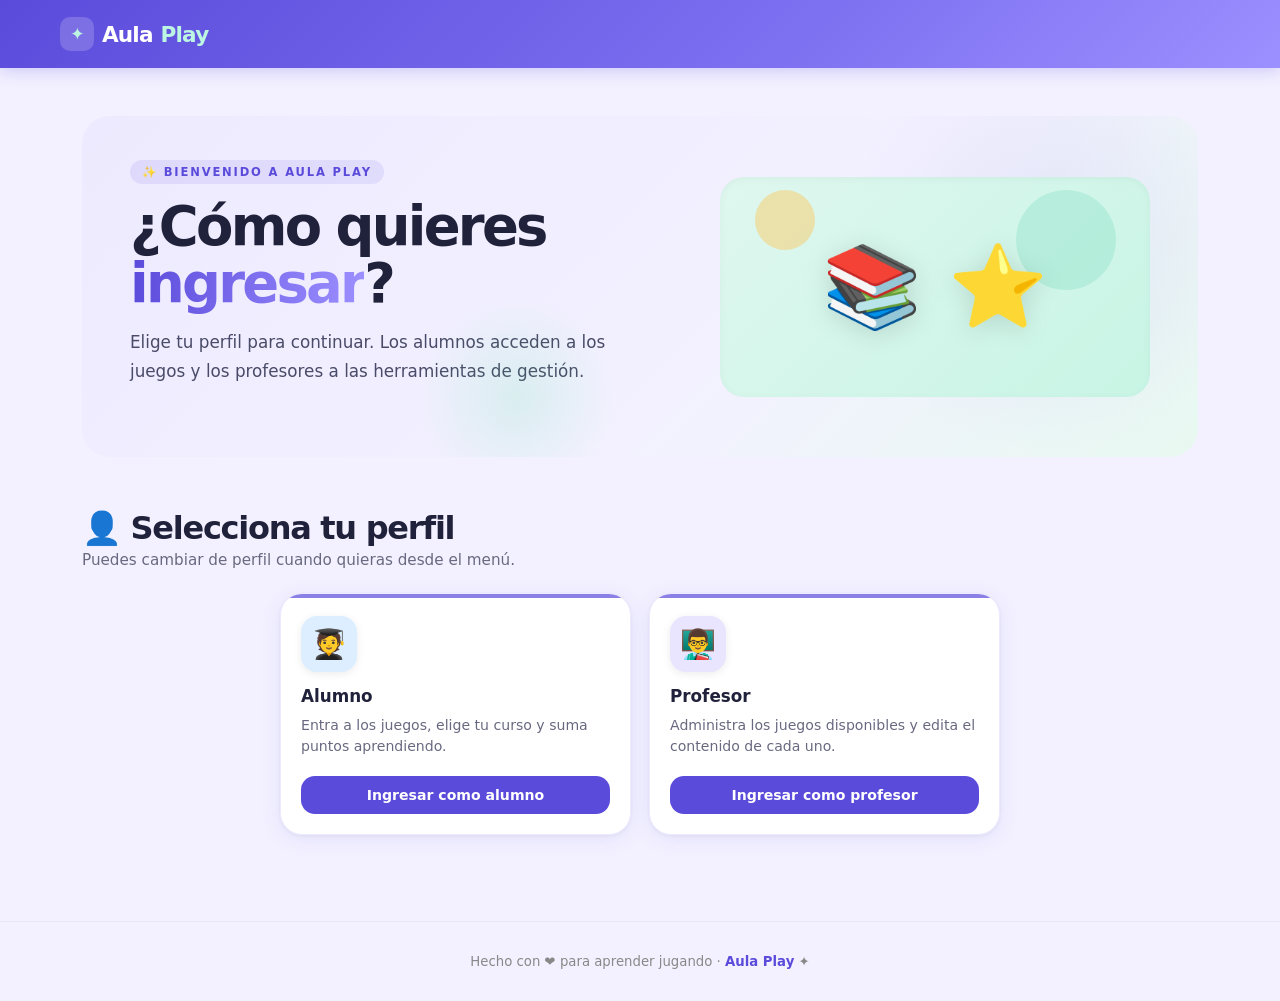
<file: index.html>
<!doctype html>
<html lang="es">
<head>
<meta charset="utf-8">
<meta name="viewport" content="width=device-width, initial-scale=1">
<title>Aula Play - elige tu perfil</title>
<link rel="stylesheet" href="css/styles.css">
</head>
<body><div id="app">
<header>
  <a class="logo" href="index.html">
    <span class="logo-icon">&#10022;</span>
    Aula<span>Play</span>
  </a>
</header>
<main>
<section class="hero">
  <div>
    <div class="eyebrow">&#10024; Bienvenido a Aula Play</div>
    <h1>&iquest;C&oacute;mo quieres <em>ingresar</em>?</h1>
    <p>Elige tu perfil para continuar. Los alumnos acceden a los juegos y los profesores a las herramientas de gesti&oacute;n.</p>
  </div>
  <div class="hero-art" aria-label="Ilustraci&oacute;n de una estrella y un libro">
    <div class="bubble"></div>
    <div class="bubble two"></div>
    <div class="emoji">&#128218; &#11088;</div>
  </div>
</section>

<section id="perfiles">
  <div class="section-head">
    <div>
      <h2>&#128100; Selecciona tu perfil</h2>
      <p>Puedes cambiar de perfil cuando quieras desde el men&uacute;.</p>
    </div>
  </div>

  <div class="cards cards-roles visible">
    <a class="game-card" href="alumnos.html?nuevo=1">
      <div class="game-icon blue">&#129489;&#8205;&#127891;</div>
      <h3>Alumno</h3>
      <p>Entra a los juegos, elige tu curso y suma puntos aprendiendo.</p>
      <span class="card-cta">Ingresar como alumno</span>
    </a>
    <a class="game-card" href="profesor.html">
      <div class="game-icon purple">&#128104;&#8205;&#127979;</div>
      <h3>Profesor</h3>
      <p>Administra los juegos disponibles y edita el contenido de cada uno.</p>
      <span class="card-cta">Ingresar como profesor</span>
    </a>
  </div>
</section>
</main>
<footer id="acerca">
  Hecho con &#10084;&#65039; para aprender jugando &middot; <strong>Aula Play</strong> &#10022;
</footer>
</div>

<script src="js/comun.js"></script>
</body>
</html>
</file>
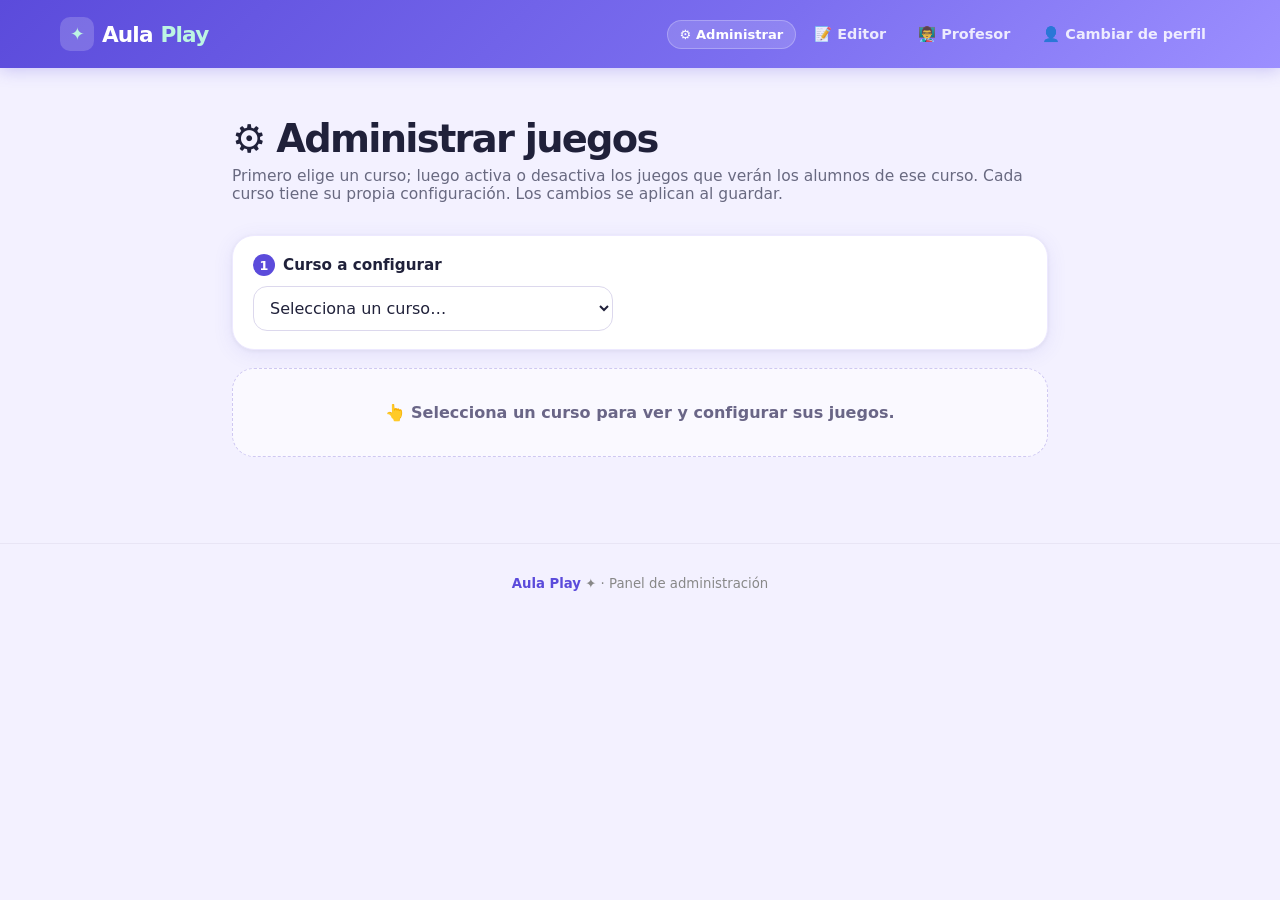
<file: admin.html>
<!doctype html>
<html lang="es">
<head>
<meta charset="utf-8"><meta name="viewport" content="width=device-width, initial-scale=1">
<title>Administrar juegos · Aula Play</title>
<style>
/* ═══════════════════════════════════════════════════════════════
   VARIABLES Y RESET (homologado con index.html)
═══════════════════════════════════════════════════════════════ */
:root {
  --site-primary:#5B4BDB;
  --site-primary-dark:#4538b8;
  --site-primary-light:#7c6ff0;
  --site-on-primary:#FFFFFF;
  --site-secondary:#DFF7EF;
  --site-on-secondary:#163C35;
  --site-background:#F3F1FF;
  --site-on-background:#20213A;

  --site-font-body:Inter, ui-sans-serif, system-ui, -apple-system, BlinkMacSystemFont, "Segoe UI", sans-serif;

  --radius-card:22px;
  --radius-btn:14px;
  --shadow-card:0 4px 20px rgba(91,75,219,.10), 0 1px 4px rgba(0,0,0,.06);
  --shadow-card-hover:0 12px 36px rgba(91,75,219,.18), 0 2px 8px rgba(0,0,0,.08);
  --transition-fast:.15s ease;
  --transition-med:.25s ease;

  color-scheme:light dark;
}

*, *::before, *::after { box-sizing:border-box; }
body {
  margin:0;
  font-family:var(--site-font-body);
  background:var(--site-background);
  color:var(--site-on-background);
  -webkit-font-smoothing:antialiased;
}
#app {
  background:var(--site-background);
  color:var(--site-on-background);
  min-height:100vh;
}

/* ═══════════════════════════════════════════════════════════════
   HEADER & NAVEGACIÓN (homologado con index.html)
═══════════════════════════════════════════════════════════════ */
header {
  background: linear-gradient(135deg, #5B4BDB 0%, #7c6ff0 60%, #9c8fff 100%);
  color:var(--site-on-primary);
  padding:0 max(22px, calc((100vw - 1160px) / 2));
  display:flex;
  align-items:center;
  justify-content:space-between;
  gap:16px;
  height:68px;
  position:sticky;
  top:0;
  z-index:100;
  box-shadow:0 2px 16px rgba(91,75,219,.28);
}
.logo {
  font-weight:900;
  font-size:1.35rem;
  letter-spacing:-.04em;
  display:flex;
  align-items:center;
  gap:8px;
  text-decoration:none;
  color:inherit;
}
.logo .logo-icon {
  width:34px;
  height:34px;
  background:rgba(255,255,255,.18);
  border-radius:10px;
  display:grid;
  place-items:center;
  font-size:1.1rem;
  flex-shrink:0;
}
.logo span { color:#BDF5E3; }

.nav {
  display:flex;
  align-items:center;
  gap:4px;
  font-size:.9rem;
}
.nav a {
  color:rgba(255,255,255,.85);
  text-decoration:none;
  padding:7px 14px;
  border-radius:20px;
  font-weight:600;
  transition:background var(--transition-fast), color var(--transition-fast);
  white-space:nowrap;
}
.nav a:hover {
  background:rgba(255,255,255,.18);
  color:#fff;
  text-decoration:none;
}
.nav a:first-child {
  background:rgba(255,255,255,.15);
  color:#fff;
  font-size:.82rem;
  padding:6px 12px;
  border:1px solid rgba(255,255,255,.25);
}
.nav a:first-child:hover { background:rgba(255,255,255,.28); }

/* ═══════════════════════════════════════════════════════════════
   MAIN & CABECERA DE PÁGINA
═══════════════════════════════════════════════════════════════ */
main{max-width:860px;margin:0 auto;padding:48px 22px 70px}
.page-title{font-size:clamp(1.6rem,4vw,2.4rem);letter-spacing:-.045em;margin:0 0 6px;font-weight:900}
.page-sub{color:light-dark(#686980,#c6c6d9);margin:0 0 32px;font-size:.97rem}

/* ═══════════════════════════════════════════════════════════════
   LISTA DE JUEGOS (tarjetas homologadas con .game-card)
═══════════════════════════════════════════════════════════════ */
.games-list{display:flex;flex-direction:column;gap:14px}
.game-row{
  background:light-dark(#FFFFFF,#1e1e34);
  border:1.5px solid light-dark(#ede9ff,#2e2e4a);
  border-radius:var(--radius-card);
  padding:18px 22px;
  display:flex;
  align-items:center;
  gap:18px;
  box-shadow:var(--shadow-card);
  transition:transform var(--transition-med),box-shadow var(--transition-med),border-color var(--transition-med),opacity .2s;
  position:relative;
  overflow:hidden;
}
.game-row::before{
  content:'';
  position:absolute;
  top:0;left:0;bottom:0;
  width:4px;
  background:var(--card-accent,#5B4BDB);
  opacity:.75;
}
.game-row:hover{
  transform:translateY(-3px);
  box-shadow:var(--shadow-card-hover);
  border-color:light-dark(#c8bfff,#4a4070);
}
.game-row.disabled-row{opacity:.5}
/* Acentos por juego (mismo criterio que index.html) */
#row-math    { --card-accent:#FF6B6B; }
#row-word    { --card-accent:#FF9F43; }
#row-memory  { --card-accent:#26de81; }
#row-trivia  { --card-accent:#45AAF2; }
#row-synonym { --card-accent:#FD79A8; }
#row-surprise{ --card-accent:#A29BFE; }
#row-match   { --card-accent:#0AB5D5; }
#row-vf      { --card-accent:#FDCB6E; }

.game-icon{height:52px;width:52px;border-radius:16px;display:grid;place-items:center;font-size:1.7rem;flex-shrink:0;box-shadow:0 2px 8px rgba(0,0,0,.08)}
.purple{background:#E9E5FF}.yellow{background:#FFF0C8}.green{background:#D9F7E9}.blue{background:#DCEEFF}.pink{background:#FFE1EC}
.game-info{flex:1;min-width:0}
.game-info h3{margin:0 0 3px;font-size:1.05rem;font-weight:800}
.game-info p{margin:0;font-size:.88rem;color:light-dark(#686980,#c6c6d9);line-height:1.5}

/* ── Toggle switch ── */
.toggle-wrap{display:flex;flex-direction:column;align-items:center;gap:5px;flex-shrink:0}
.toggle-label{font-size:.75rem;font-weight:700;color:light-dark(#686980,#c6c6d9);text-transform:uppercase;letter-spacing:.06em}
.toggle{position:relative;display:inline-block;width:50px;height:28px}
.toggle input{opacity:0;width:0;height:0}
.slider{position:absolute;inset:0;background:light-dark(#D5D3EC,#44445d);border-radius:28px;cursor:pointer;transition:background .2s}
.slider:before{content:'';position:absolute;height:20px;width:20px;left:4px;top:4px;background:#fff;border-radius:50%;transition:transform .2s;box-shadow:0 1px 4px #0002}
input:checked + .slider{background:#5B4BDB}
input:checked + .slider:before{transform:translateX(22px)}

/* ── Badges ── */
.badge{display:inline-block;font-size:.72rem;font-weight:800;padding:3px 9px;border-radius:20px;margin-left:8px;vertical-align:middle}
.badge.on{background:#D9F7E9;color:#1a7a4a}
.badge.off{background:#FFE1EC;color:#a5334d}

/* ═══════════════════════════════════════════════════════════════
   BARRA DE GUARDADO
═══════════════════════════════════════════════════════════════ */
.save-bar{position:sticky;bottom:0;background:light-dark(#F3F1FF,#131325);border-top:1px solid light-dark(#E7E5F3,#2a2a40);padding:16px 22px;display:flex;align-items:center;justify-content:space-between;gap:16px;margin:0 -22px -70px}
.save-bar p{margin:0;font-size:.9rem;color:light-dark(#686980,#c6c6d9)}

/* ═══════════════════════════════════════════════════════════════
   BOTONES (homologado con index.html)
═══════════════════════════════════════════════════════════════ */
.btn{
  border:0;
  border-radius:var(--radius-btn);
  padding:12px 22px;
  background:var(--site-primary);
  color:#fff;
  font-weight:800;
  font-size:.9rem;
  cursor:pointer;
  font-family:inherit;
  transition:transform var(--transition-fast),box-shadow var(--transition-fast),filter var(--transition-fast);
  display:inline-flex;
  align-items:center;
  justify-content:center;
  gap:6px;
}
.btn:hover{filter:brightness(1.1);transform:translateY(-1px);box-shadow:0 4px 14px rgba(91,75,219,.35)}
.btn:active{transform:translateY(0);box-shadow:none}
.btn.secondary{background:light-dark(#EFEDFF,#39364f);color:light-dark(#5142c8,#ddd8ff);box-shadow:none}
.btn.secondary:hover{background:light-dark(#e4e0ff,#44415e);box-shadow:0 2px 8px rgba(91,75,219,.15)}

/* ═══════════════════════════════════════════════════════════════
   SELECTOR DE CURSO Y PLACEHOLDER
═══════════════════════════════════════════════════════════════ */
.course-pick{background:light-dark(#fff,#1e1e34);border:1px solid light-dark(#ede9ff,#2e2e4a);border-radius:var(--radius-card);padding:18px 20px;margin-bottom:18px;box-shadow:var(--shadow-card)}
.course-pick label{display:flex;align-items:center;font-weight:800;margin:0 0 10px;font-size:.95rem}
.course-pick select{width:100%;max-width:360px;border:1px solid light-dark(#dcd8ed,#44415e);border-radius:var(--radius-btn);padding:11px 12px;font:inherit;background:light-dark(#fff,#2b2b42);color:inherit}
.step{display:inline-flex;align-items:center;justify-content:center;width:22px;height:22px;border-radius:50%;background:var(--site-primary);color:#fff;font-size:.8rem;font-weight:800;margin-right:8px}
.games-placeholder{background:light-dark(#faf9ff,#23233a);border:1px dashed light-dark(#cfc8f2,#44415e);border-radius:var(--radius-card);padding:34px 20px;text-align:center;color:light-dark(#6a6687,#b6b6ca);font-weight:600}
.config-title{font-size:1.1rem;margin:0 0 14px}

/* ═══════════════════════════════════════════════════════════════
   TOAST
═══════════════════════════════════════════════════════════════ */
.toast{position:fixed;bottom:80px;left:50%;transform:translateX(-50%) translateY(20px);background:#20213A;color:#fff;padding:12px 24px;border-radius:14px;font-size:.9rem;font-weight:700;opacity:0;pointer-events:none;transition:opacity .3s,transform .3s;z-index:300;box-shadow:0 8px 28px rgba(0,0,0,.25)}
.toast.show{opacity:1;transform:translateX(-50%) translateY(0)}

/* ═══════════════════════════════════════════════════════════════
   FOOTER (homologado con index.html)
═══════════════════════════════════════════════════════════════ */
footer{text-align:center;padding:32px 22px;color:light-dark(#888,#b6b6ca);font-size:.83rem;border-top:1px solid light-dark(#e8e5f5,#2a2a40);margin-top:16px}
footer strong{color:var(--site-primary);font-weight:800}

/* ═══════════════════════════════════════════════════════════════
   RESPONSIVE
═══════════════════════════════════════════════════════════════ */
@media(max-width:600px){
  main{padding:32px 16px 60px}
  header{height:58px}
  .game-row{flex-wrap:wrap}
  .toggle-wrap{flex-direction:row;gap:10px}
  .save-bar{flex-direction:column;align-items:stretch;text-align:center;margin:0 -16px -60px}
  .nav{gap:2px}
  .nav a:nth-child(4){display:none}
}

/* ═══════════════════════════════════════════════════════════════
   MODO OSCURO (homologado con index.html)
═══════════════════════════════════════════════════════════════ */
@media(prefers-color-scheme:dark){
  :root{--site-background:#131325;--site-on-background:#e8e8f5}
  body{background:#131325}
  .game-row{background:#1e1e34;border-color:#2a2a44}
  .nav a:first-child{border-color:rgba(255,255,255,.2)}
}
</style>
</head>
<body><div id="app">
<header>
  <a class="logo" href="profesor.html">
    <span class="logo-icon">✦</span>
    Aula<span>Play</span>
  </a>
  <nav class="nav">
    <a href="admin.html">⚙️ Administrar</a>
    <a href="Editor_json.html">📝 Editor</a>
    <a href="profesor.html">👨‍🏫 Profesor</a>
    <a href="index.html" class="nav-cta">👤 Cambiar de perfil</a>
  </nav>
</header>
<main>
  <h1 class="page-title">⚙️ Administrar juegos</h1>
  <p class="page-sub">Primero elige un curso; luego activa o desactiva los juegos que verán los alumnos de ese curso. Cada curso tiene su propia configuración. Los cambios se aplican al guardar.</p>

  <div class="course-pick">
    <label for="courseSelect"><span class="step">1</span>Curso a configurar</label>
    <select id="courseSelect" onchange="onCourseChange(this.value)">
      <option value="">Selecciona un curso&hellip;</option>
      <option value="1">1.º básico</option>
      <option value="2">2.º básico</option>
      <option value="3">3.º básico</option>
      <option value="4">4.º básico</option>
      <option value="5">5.º básico</option>
      <option value="6">6.º básico</option>
      <option value="7">7.º básico</option>
      <option value="8">8.º básico</option>
    </select>
  </div>

  <div id="games-placeholder" class="games-placeholder">
    👆 Selecciona un curso para ver y configurar sus juegos.
  </div>

  <div id="configArea" style="display:none">
    <h2 class="config-title" id="configTitle"></h2>
    <div class="games-list" id="gamesList"></div>

    <div class="save-bar">
      <p id="statusMsg">Sin cambios pendientes.</p>
      <div style="display:flex;gap:10px">
        <button class="btn secondary" onclick="resetAll()">Activar todos</button>
        <button class="btn" onclick="saveSettings()">Guardar cambios</button>
      </div>
    </div>
  </div>
</main>
<footer><strong>Aula Play</strong> ✦ · Panel de administración</footer>
</div>

<div class="toast" id="toast"></div>

<script>
const GAMES = [
  { id:'math',     icon:'➗', color:'purple', name:'Reto matemático',         desc:'Resuelve operaciones y pon a prueba tu rapidez mental.' },
  { id:'word',     icon:'🔤', color:'yellow', name:'Palabra misteriosa',       desc:'Descubre la palabra usando una pista. ¡Cada letra cuenta!' },
  { id:'memory',   icon:'🧠', color:'green',  name:'Memoria Conceptual',       desc:'Asocia cada concepto con su respuesta y entrena tu memoria.' },
  { id:'trivia',   icon:'🌎', color:'blue',   name:'Alternativas',             desc:'Elige la respuesta correcta entre cuatro opciones.' },
  { id:'synonym',  icon:'📖', color:'pink',   name:'Sinónimos exprés',         desc:'Amplía tu vocabulario eligiendo palabras con significado parecido.' },
  { id:'surprise', icon:'🎯', color:'purple', name:'Desafío sorpresa',         desc:'Una pregunta al azar para comprobar lo que sabes.' },
  { id:'match',    icon:'🖼️', color:'blue',   name:'Match: Imagen y concepto', desc:'Relaciona cada imagen con su concepto.' },
  { id:'vf',       icon:'✅',  color:'yellow', name:'Verdadero o falso',         desc:'Lee afirmaciones y decide si son verdaderas o falsas.' }
];

const STORAGE_KEY = 'karyplay_games';

const CURSOS = {
  '1':'1.º básico', '2':'2.º básico', '3':'3.º básico', '4':'4.º básico',
  '5':'5.º básico', '6':'6.º básico', '7':'7.º básico', '8':'8.º básico'
};

/* Estructura guardada: { "1": { math:true, vf:false, ... }, "2": {...}, ... }
   Config por curso. Default de cada juego: activo (true). */
function loadAll() {
  try {
    const raw = JSON.parse(localStorage.getItem(STORAGE_KEY) || '{}');
    if (!raw || typeof raw !== 'object') return {};
    // Solo conservar entradas por curso (valores que sean objetos).
    // El formato antiguo (valores booleanos planos) se descarta de forma segura.
    const out = {};
    Object.keys(raw).forEach(k => {
      if (CURSOS[k] && raw[k] && typeof raw[k] === 'object') out[k] = { ...raw[k] };
    });
    return out;
  } catch { return {}; }
}

function isEnabled(id, courseSettings) {
  return courseSettings[id] !== false; // default: enabled
}

let allSettings = loadAll(); // config completa de todos los cursos (ya guardada)
let curso       = '';        // curso seleccionado actualmente ('' = ninguno)
let current     = {};        // estado editable del curso actual
let saved       = {};        // estado guardado del curso actual
let dirty       = false;

function onCourseChange(value) {
  // Avisar si hay cambios sin guardar antes de cambiar de curso.
  if (dirty && !confirm('Hay cambios sin guardar en el curso actual. ¿Descartarlos y cambiar de curso?')) {
    document.getElementById('courseSelect').value = curso;
    return;
  }
  curso = value;
  const placeholder = document.getElementById('games-placeholder');
  const area        = document.getElementById('configArea');

  if (!curso) {
    placeholder.style.display = 'block';
    area.style.display        = 'none';
    dirty = false;
    return;
  }

  // Cargar el estado guardado de este curso (o vacío = todo activo).
  current = { ...(allSettings[curso] || {}) };
  saved   = { ...current };
  dirty   = false;

  placeholder.style.display = 'none';
  area.style.display        = 'block';
  document.getElementById('configTitle').textContent = '🎮 Juegos para ' + (CURSOS[curso] || ('curso ' + curso));
  render();
}

function render() {
  const list = document.getElementById('gamesList');
  list.innerHTML = '';
  GAMES.forEach(g => {
    const on = isEnabled(g.id, current);
    const row = document.createElement('div');
    row.className = 'game-row' + (on ? '' : ' disabled-row');
    row.id = 'row-' + g.id;
    row.innerHTML = `
      <div class="game-icon ${g.color}">${g.icon}</div>
      <div class="game-info">
        <h3>${g.name} <span class="badge ${on ? 'on' : 'off'}" id="badge-${g.id}">${on ? 'Activo' : 'Inactivo'}</span></h3>
        <p>${g.desc}</p>
      </div>
      <div class="toggle-wrap">
        <span class="toggle-label">${on ? 'ON' : 'OFF'}</span>
        <label class="toggle" aria-label="Activar ${g.name}">
          <input type="checkbox" id="toggle-${g.id}" ${on ? 'checked' : ''} onchange="toggle('${g.id}')">
          <span class="slider"></span>
        </label>
      </div>`;
    list.appendChild(row);
  });
  updateStatus();
}

function toggle(id) {
  const checked = document.getElementById('toggle-' + id).checked;
  current[id] = checked;
  const row   = document.getElementById('row-' + id);
  const badge = document.getElementById('badge-' + id);
  const label = row.querySelector('.toggle-label');
  row.className = 'game-row' + (checked ? '' : ' disabled-row');
  badge.className = 'badge ' + (checked ? 'on' : 'off');
  badge.textContent = checked ? 'Activo' : 'Inactivo';
  label.textContent = checked ? 'ON' : 'OFF';
  dirty = true;
  updateStatus();
}

function updateStatus() {
  const pending = GAMES.filter(g => (current[g.id] !== false) !== (saved[g.id] !== false)).length;
  document.getElementById('statusMsg').textContent =
    pending > 0
      ? `${pending} cambio${pending > 1 ? 's' : ''} sin guardar en ${CURSOS[curso] || 'este curso'}.`
      : 'Sin cambios pendientes.';
}

function saveSettings() {
  if (!curso) { showToast('⚠️ Primero selecciona un curso.'); return; }
  try {
    allSettings[curso] = { ...current };
    localStorage.setItem(STORAGE_KEY, JSON.stringify(allSettings));
    saved  = { ...current };
    dirty  = false;
    showToast('✅ Cambios guardados para ' + (CURSOS[curso] || ('curso ' + curso)) + '.');
    updateStatus();
  } catch {
    showToast('❌ Error al guardar. Verifica que las cookies estén habilitadas.');
  }
}

function resetAll() {
  if (!curso) { showToast('⚠️ Primero selecciona un curso.'); return; }
  GAMES.forEach(g => { current[g.id] = true; });
  render();
  dirty = true;
  updateStatus();
}

function showToast(msg) {
  const t = document.getElementById('toast');
  t.textContent = msg;
  t.classList.add('show');
  setTimeout(() => t.classList.remove('show'), 2800);
}

// Warn before leaving with unsaved changes
window.addEventListener('beforeunload', e => {
  if (dirty) { e.preventDefault(); e.returnValue = ''; }
});
</script>
</body></html>
</file>
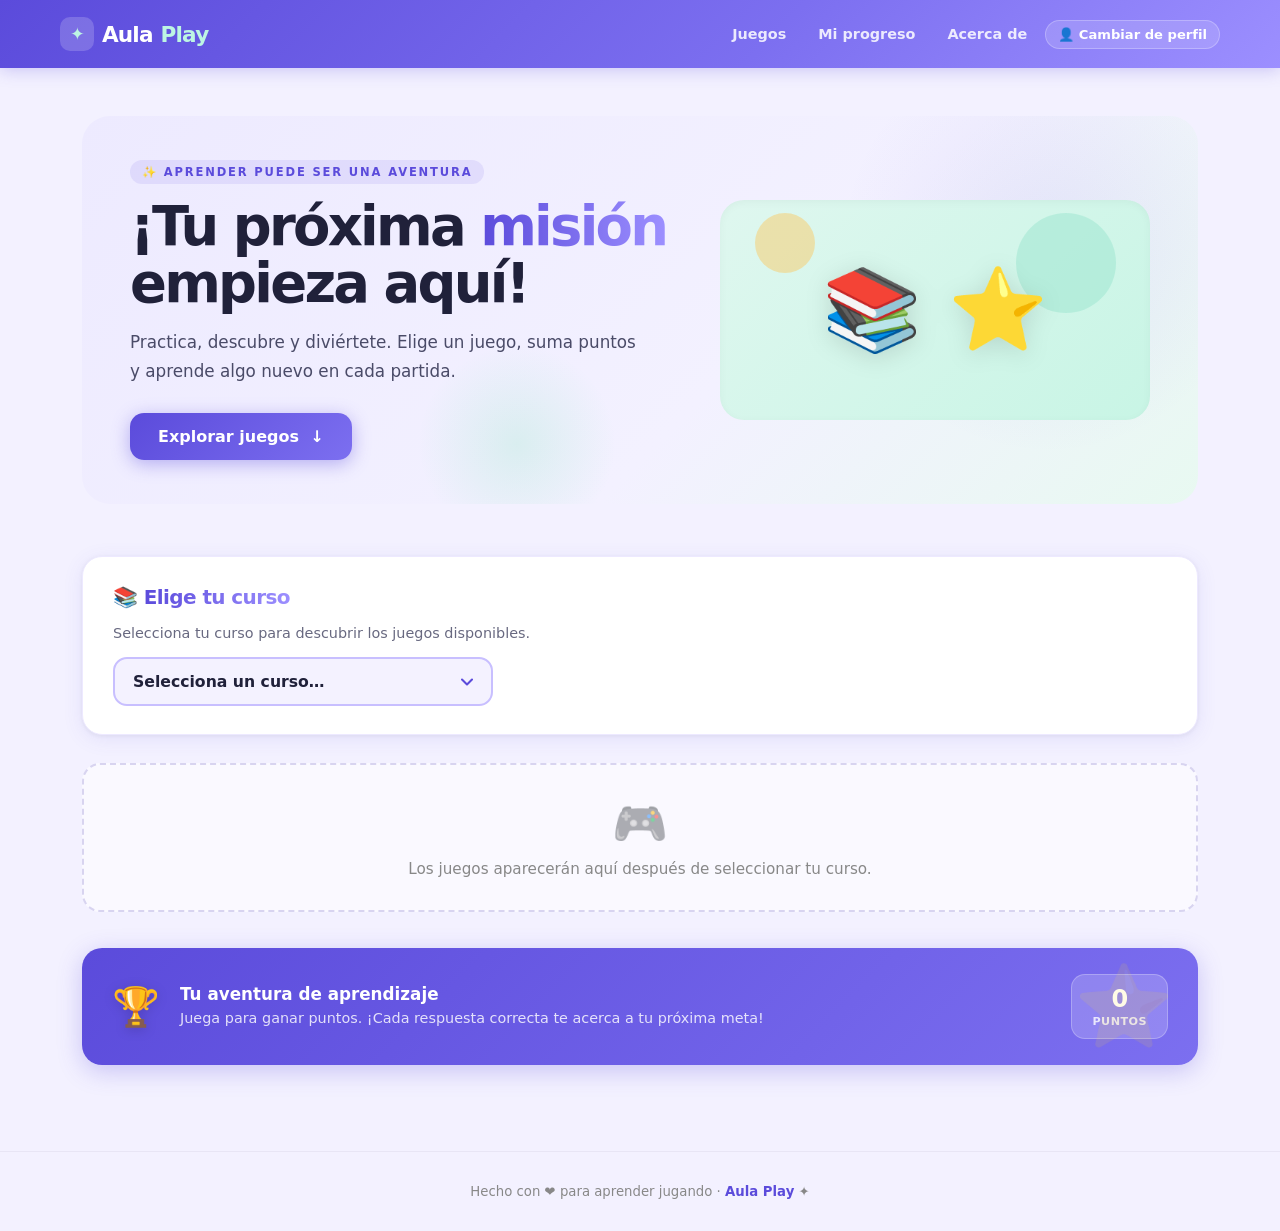
<file: alumnos.html>
<!doctype html>
<html lang="es">
<head>
<meta charset="utf-8">
<meta name="viewport" content="width=device-width, initial-scale=1">
<title>Aula Play - aprende jugando</title>
<link rel="stylesheet" href="css/styles.css">
</head>
<body><div id="app">
<header>
  <a class="logo" href="index.html">
    <span class="logo-icon">&#10022;</span>
    Aula<span>Play</span>
  </a>
  <nav class="nav">
    <a href="#juegos">Juegos</a>
    <a href="#progreso" class="nav-hide-sm">Mi progreso</a>
    <a href="#acerca" class="nav-hide-sm">Acerca de</a>
    <a href="index.html" class="nav-cta">&#128100; Cambiar de perfil</a>
  </nav>
</header>
<main>
<section class="hero">
  <div>
    <div class="eyebrow">&#10024; Aprender puede ser una aventura</div>
    <h1>&iexcl;Tu pr&oacute;xima <em>misi&oacute;n</em><br>empieza aqu&iacute;!</h1>
    <p>Practica, descubre y divi&eacute;rtete. Elige un juego, suma puntos y aprende algo nuevo en cada partida.</p>
    <a href="#juegos"><button class="btn">Explorar juegos &nbsp;&darr;</button></a>
  </div>
  <div class="hero-art" aria-label="Ilustraci&oacute;n de una estrella y un libro">
    <div class="bubble"></div>
    <div class="bubble two"></div>
    <div class="emoji">&#128218; &#11088;</div>
  </div>
</section>

<section id="juegos">
  <!-- Selector de curso -->
  <div class="course-selector-wrap">
    <p class="course-selector-label">&#128218; <span>Elige tu curso</span></p>
    <p class="course-selector-hint">Selecciona tu curso para descubrir los juegos disponibles.</p>
    <select class="course-select" id="courseSelect"
            aria-label="Selecciona tu curso"
            onchange="selectCourse(this.value, this.options[this.selectedIndex].text)">
      <option value="">Selecciona un curso&hellip;</option>
      <option value="1">1.&ordm; b&aacute;sico</option>
      <option value="2">2.&ordm; b&aacute;sico</option>
      <option value="3">3.&ordm; b&aacute;sico</option>
      <option value="4">4.&ordm; b&aacute;sico</option>
      <option value="5">5.&ordm; b&aacute;sico</option>
      <option value="6">6.&ordm; b&aacute;sico</option>
      <option value="7">7.&ordm; b&aacute;sico</option>
      <option value="8">8.&ordm; b&aacute;sico</option>
    </select>
  </div>

  <!-- Cabecera dinamica (oculta hasta seleccionar) -->
  <div class="section-head" id="games-section-head" style="display:none">
    <div>
      <h2 id="games-title">&#127918; Elige tu juego</h2>
      <p id="games-subtitle">Peque&ntilde;os retos para grandes ideas.</p>
    </div>
  </div>

  <!-- Placeholder visible antes de seleccionar -->
  <div id="games-placeholder" aria-live="polite">
    <span class="ph-icon">&#127918;</span>
    Los juegos aparecer&aacute;n aqu&iacute; despu&eacute;s de seleccionar tu curso.
  </div>

  <!-- Grid de juegos: cada tarjeta enlaza a su pagina independiente -->
  <div class="cards" id="games-area">
    <a class="game-card" data-game-id="math" href="juegos/reto-matematico.html">
      <div class="game-icon purple">&#10135;</div>
      <h3>Reto matem&aacute;tico</h3>
      <p>Resuelve operaciones y pon a prueba tu rapidez mental.</p>
      <span class="card-cta">Jugar ahora</span>
    </a>
    <a class="game-card" data-game-id="word" href="juegos/palabra-misteriosa.html">
      <div class="game-icon yellow">&#128292;</div>
      <h3>Palabra misteriosa</h3>
      <p>Descubre la palabra usando una pista. &iexcl;Cada letra cuenta!</p>
      <span class="card-cta">Jugar ahora</span>
    </a>
    <a class="game-card" data-game-id="memory" href="juegos/memoria-conceptual.html">
      <div class="game-icon green">&#129504;</div>
      <h3>Memoria Conceptual</h3>
      <p>Asocia cada concepto con su respuesta y entrena tu memoria.</p>
      <span class="card-cta">Jugar ahora</span>
    </a>
    <a class="game-card" data-game-id="trivia" href="juegos/alternativas.html">
      <div class="game-icon blue">&#127758;</div>
      <h3>Alternativas</h3>
      <p>Elige la respuesta correcta entre cuatro opciones. &iexcl;Pon a prueba tu conocimiento!</p>
      <span class="card-cta">Jugar ahora</span>
    </a>
    <a class="game-card" data-game-id="synonym" href="juegos/sinonimos.html">
      <div class="game-icon pink">&#128214;</div>
      <h3>Sin&oacute;nimos expr&eacute;s</h3>
      <p>Ampl&iacute;a tu vocabulario eligiendo palabras con significado parecido.</p>
      <span class="card-cta">Jugar ahora</span>
    </a>
    <a class="game-card" data-game-id="surprise" href="juegos/desafio-sorpresa.html">
      <div class="game-icon purple">&#127919;</div>
      <h3>Desaf&iacute;o sorpresa</h3>
      <p>Una pregunta al azar para comprobar lo que sabes.</p>
      <span class="card-cta">&iexcl;Sorpr&eacute;ndeme!</span>
    </a>
    <a class="game-card" data-game-id="match" href="juegos/match.html">
      <div class="game-icon blue">&#128444;&#65039;</div>
      <h3>Match: Imagen y concepto</h3>
      <p>Relaciona cada imagen con su concepto. &iexcl;Pon a prueba tu memoria visual!</p>
      <span class="card-cta">Jugar ahora</span>
    </a>
    <a class="game-card" data-game-id="vf" href="juegos/verdadero-falso.html">
      <div class="game-icon yellow">&#9989;</div>
      <h3>Verdadero o Falso</h3>
      <p>Lee una afirmaci&oacute;n y decide si es verdadera o falsa, seg&uacute;n tu curso.</p>
      <span class="card-cta">Jugar ahora</span>
    </a>
  </div>
</section>

<section class="progress" id="progreso">
  <div class="progress-icon">&#127942;</div>
  <div class="progress-copy">
    <h3>Tu aventura de aprendizaje</h3>
    <p>Juega para ganar puntos. &iexcl;Cada respuesta correcta te acerca a tu pr&oacute;xima meta!</p>
  </div>
  <div class="points"><span id="score">0</span></div>
</section>
</main>
<footer id="acerca">
  Hecho con &#10084;&#65039; para aprender jugando &middot; <strong>Aula Play</strong> &#10022;
</footer>
</div>

<script src="js/comun.js"></script>
<script>
// Actualiza los enlaces de las tarjetas para propagar el curso elegido
// a las páginas de juego mediante el parámetro de URL ?curso=.
function updateGameLinks(value) {
  document.querySelectorAll('.game-card[data-game-id]').forEach(card => {
    const base = card.getAttribute('data-href') || card.getAttribute('href');
    if (!card.getAttribute('data-href')) card.setAttribute('data-href', base);
    card.setAttribute('href', value ? base + '?curso=' + encodeURIComponent(value) : base);
  });
}

// Selector de curso: muestra/oculta las tarjetas de juego
function selectCourse(value, label) {
  const area        = document.getElementById('games-area');
  const placeholder = document.getElementById('games-placeholder');
  const secHead     = document.getElementById('games-section-head');
  const title       = document.getElementById('games-title');
  const subtitle    = document.getElementById('games-subtitle');

  // Persistir la selección para que los juegos la usen al cargar.
  if (value) setCursoSeleccionado(value);

  if (!value) {
    area.classList.remove('visible');
    placeholder.style.display = 'block';
    secHead.style.display     = 'none';
    updateGameLinks('');
    return;
  }
  placeholder.style.display = 'none';
  secHead.style.display     = 'flex';
  area.classList.add('visible');
  title.textContent    = '\u{1F3AE} Juegos para ' + label;
  subtitle.textContent = 'Practica y aprende con los juegos de ' + label + '.';
  updateGameLinks(value);
  // Mostrar solo los juegos que el administrador dejó activos para ESTE curso.
  applyGameVisibility(value);
}

// Al cargar: si se entra desde la portada de perfiles (?nuevo=1),
// empezar con la selección de curso limpia; si se vuelve desde un
// juego, restaurar el curso previamente elegido.
(function restoreCourse() {
  let nuevo = false;
  try { nuevo = new URLSearchParams(window.location.search).get('nuevo') === '1'; } catch {}

  if (nuevo) {
    limpiarCursoSeleccionado();
    // Quitar el parámetro de la URL para no repetir la limpieza al refrescar.
    try { history.replaceState(null, '', window.location.pathname + window.location.hash); } catch {}
    return;
  }

  const curso = getCursoSeleccionado();
  if (!curso) return;
  const select = document.getElementById('courseSelect');
  if (!select) return;
  select.value = curso.num;
  const label  = select.options[select.selectedIndex]
               ? select.options[select.selectedIndex].text
               : curso.label;
  selectCourse(curso.num, label);
})();

// Visibilidad de juegos según la configuración del administrador POR CURSO.
// La estructura guardada es { "1": { math:true, vf:false, ... }, ... }.
// Un juego se oculta solo si el curso indicado lo tiene en false.
function applyGameVisibility(courseNum) {
  const STORAGE_KEY = 'karyplay_games';
  let all = {};
  try { all = JSON.parse(localStorage.getItem(STORAGE_KEY) || '{}'); } catch {}
  const settings = (all && typeof all[courseNum] === 'object') ? all[courseNum] : {};
  document.querySelectorAll('.game-card[data-game-id]').forEach(card => {
    const id = card.getAttribute('data-game-id');
    card.style.display = (settings[id] === false) ? 'none' : '';
  });
}
</script>
</body>
</html>
</file>
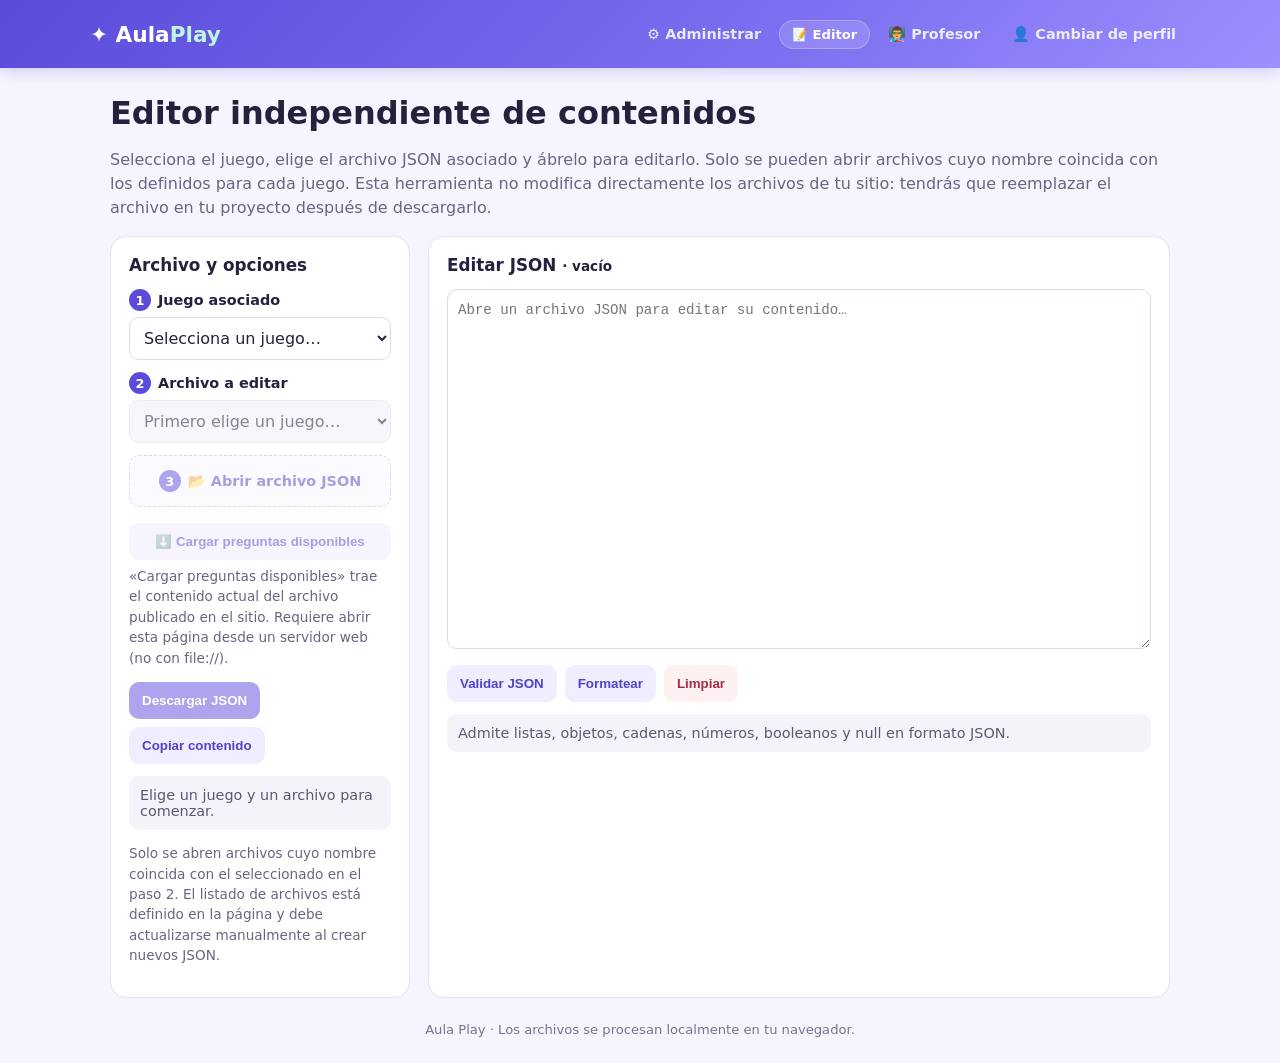
<file: Editor_json.html>
<!doctype html>
<html lang="es"><head><meta charset="utf-8"><meta name="viewport" content="width=device-width,initial-scale=1"><title>Aula Play | Editor JSON</title>
<style>
:root{font-family:system-ui,Segoe UI,sans-serif;color:#25213d;background:#f6f5ff;--p:#5b4bdb;--b:#e4e1f2}*{box-sizing:border-box}body{margin:0}header{background:linear-gradient(135deg,#5B4BDB 0%,#7c6ff0 60%,#9c8fff 100%);color:white;padding:0 max(20px,calc((100vw - 1100px)/2));height:68px;display:flex;align-items:center;justify-content:space-between;gap:16px;box-shadow:0 2px 16px rgba(91,75,219,.28)}.hd-logo{font-weight:900;font-size:1.35rem}header span{color:#bdf5e3}.hd-nav{display:flex;align-items:center;gap:4px;font-size:.9rem}.hd-nav a{color:rgba(255,255,255,.85);text-decoration:none;padding:7px 14px;border-radius:20px;font-weight:600;transition:background .15s,color .15s;white-space:nowrap}.hd-nav a:hover{background:rgba(255,255,255,.18);color:#fff}.hd-nav a.active{background:rgba(255,255,255,.15);color:#fff;border:1px solid rgba(255,255,255,.25);padding:6px 12px;font-size:.82rem}main{max-width:1100px;margin:auto;padding:26px 20px}@media(max-width:560px){.hd-nav a:nth-child(3){display:none}.hd-logo{font-size:1.1rem}}h1{margin:0 0 8px}p{line-height:1.5;color:#686680}.layout{display:grid;grid-template-columns:300px 1fr;gap:18px}.panel{background:white;border:1px solid var(--b);border-radius:16px;padding:18px;min-width:0}.panel h2{font-size:1.05rem;margin:0 0 14px}.step{display:inline-flex;align-items:center;justify-content:center;width:22px;height:22px;border-radius:50%;background:var(--p);color:#fff;font-size:.8rem;font-weight:800;margin-right:7px}.btn{border:0;border-radius:10px;background:var(--p);color:white;font-weight:800;padding:11px 13px;cursor:pointer}.btn:disabled{opacity:.5;cursor:not-allowed}.secondary{background:#efedff;color:#5142c8}.danger{background:#fff0f1;color:#a32e45}label{display:block;font-weight:750;margin:12px 0 6px;font-size:.9rem}input[type=text],select,textarea{width:100%;border:1px solid #dcd8ed;border-radius:10px;padding:10px;font:inherit;background:white;color:#25213d}select:disabled{opacity:.55;background:#f1eff8;cursor:not-allowed}textarea{min-height:360px;resize:vertical;font: .88rem/1.5 ui-monospace,Consolas,monospace}.upload{display:block;padding:14px;text-align:center;border:1px dashed #b7b0e7;border-radius:10px;background:#f8f7ff;color:#5142c8;font-weight:800;cursor:pointer;margin-top:12px}.upload.disabled{opacity:.5;cursor:not-allowed;pointer-events:none}.upload input{display:none}.toolbar{display:flex;gap:8px;flex-wrap:wrap;margin:12px 0}.status{background:#f4f3fa;color:#5c5874;padding:11px;border-radius:10px;font-size:.9rem;overflow-wrap:anywhere}.good{background:#e5f8ef;color:#176b4b}.bad{background:#fff0f1;color:#a32e45}.small{font-size:.85rem}footer{text-align:center;color:#77738e;font-size:.82rem;margin-top:24px}@media(max-width:720px){.layout{grid-template-columns:1fr}textarea{min-height:270px}}
</style></head><body>
<header>
  <div class="hd-logo">✦ Aula<span>Play</span></div>
  <nav class="hd-nav">
    <a href="admin.html">⚙️ Administrar</a>
    <a href="Editor_json.html" class="active">📝 Editor</a>
    <a href="profesor.html">👨‍🏫 Profesor</a>
    <a href="index.html">👤 Cambiar de perfil</a>
  </nav>
</header><main>
<h1>Editor independiente de contenidos</h1><p>Selecciona el juego, elige el archivo JSON asociado y ábrelo para editarlo. Solo se pueden abrir archivos cuyo nombre coincida con los definidos para cada juego. Esta herramienta no modifica directamente los archivos de tu sitio: tendrás que reemplazar el archivo en tu proyecto después de descargarlo.</p>
<div class="layout"><aside class="panel"><h2>Archivo y opciones</h2>
<label for="game"><span class="step">1</span>Juego asociado</label>
<select id="game"><option value="">Selecciona un juego&hellip;</option></select>
<label for="jsonFile"><span class="step">2</span>Archivo a editar</label>
<select id="jsonFile" disabled><option value="">Primero elige un juego&hellip;</option></select>
<label class="upload disabled" id="openLabel"><span class="step">3</span>📂 Abrir archivo JSON<input id="file" type="file" accept=".json,application/json" disabled></label>
<button class="btn secondary" id="loadAvailable" style="width:100%;margin-top:10px" disabled>⬇️ Cargar preguntas disponibles</button>
<p class="small" style="margin-top:6px">«Cargar preguntas disponibles» trae el contenido actual del archivo publicado en el sitio. Requiere abrir esta página desde un servidor web (no con file://).</p>
<div class="toolbar"><button class="btn" id="download" disabled>Descargar JSON</button><button class="btn secondary" id="copy">Copiar contenido</button></div>
<div id="status" class="status">Elige un juego y un archivo para comenzar.</div>
<p class="small">Solo se abren archivos cuyo nombre coincida con el seleccionado en el paso 2. El listado de archivos está definido en la página y debe actualizarse manualmente al crear nuevos JSON.</p>
</aside><section class="panel"><h2>Editar JSON <span id="count" class="small"></span></h2>
<textarea id="editor" spellcheck="false" placeholder='Abre un archivo JSON para editar su contenido&hellip;'></textarea>
<div class="toolbar"><button class="btn secondary" id="validate">Validar JSON</button><button class="btn secondary" id="format">Formatear</button><button class="btn danger" id="clear">Limpiar</button></div>
<div id="details" class="status">Admite listas, objetos, cadenas, números, booleanos y null en formato JSON.</div></section></div>
<footer>Aula Play · Los archivos se procesan localmente en tu navegador.</footer></main>
<script>
const $=id=>document.getElementById(id);

/* ─────────────────────────────────────────────────────────────
   LISTADO EN DURO: archivos JSON permitidos por juego.
   Actualiza manualmente estas listas al crear nuevos JSON.
   'key' identifica al juego; 'label' es el texto visible;
   'dir' es la carpeta donde vive el archivo en el sitio
   (relativa a esta página); 'files' son los nombres de archivo
   exactos (sensibles a mayúsculas/acentos) que se pueden abrir.
───────────────────────────────────────────────────────────── */
const GAMES=[
  {key:"vf",    label:"Verdadero o Falso", dir:"datos/", files:["VFprimero.json","VFsegundo.json","VFtercero.json","VFcuarto.json","VFquinto.json","VFsexto.json","VFseptimo.json","VFoctavo.json"]},
  {key:"alt",   label:"Alternativas",      dir:"datos/", files:["ALTprimero.json","ALTsegundo.json","ALTtercero.json","ALTcuarto.json","ALTquinto.json","ALTsexto.json","ALTseptimo.json","ALToctavo.json"]},
  {key:"mc",    label:"Memoria Conceptual",dir:"datos/", files:["MCprimero.json","MCsegundo.json","MCtercero.json","MCcuarto.json","MCquinto.json","MCsexto.json","MCseptimo.json","MCoctavo.json"]},
  {key:"match", label:"Match: Imagen y concepto", dir:"", files:["conceptos-imagenes.json"]}
];

function status(t,c=""){ $("status").textContent=t;$("status").className="status "+c}
function details(t,c=""){ $("details").textContent=t;$("details").className="status "+c}
function parse(){try{return {ok:true,data:JSON.parse($("editor").value)}}catch(e){return {ok:false,error:e}}}

function currentGame(){ return GAMES.find(g=>g.key===$("game").value)||null; }
function selectedFile(){ return $("jsonFile").value||""; }

function update(){let r=parse();if(!$("editor").value.trim()){$("count").textContent="· vacío";return}if(!r.ok){$("count").textContent="· pendiente de validar";return}let n=Array.isArray(r.data)?r.data.length:Object.keys(r.data||{}).length;$("count").textContent="· válido, "+n+(Array.isArray(r.data)?" elementos":" propiedades")}

function validate(){let r=parse();if(!r.ok){details("Error de sintaxis: "+r.error.message,"bad");$("count").textContent="· JSON no válido";return false}let msg="JSON válido.";if(Array.isArray(r.data)){msg+=" Lista con "+r.data.length+" elementos.";let g=currentGame();if(g&&g.key==="match"){let bad=r.data.filter(x=>!x||typeof x.imagen!=="string"||typeof x.concepto!=="string").length;msg+=bad?" "+bad+" elemento(s) no cumplen los campos imagen/concepto.":" Estructura compatible con Match."}}details(msg,"good");update();return true}

/* Poblar el selector de juegos desde GAMES */
(function initGames(){
  const sel=$("game");
  GAMES.forEach(g=>{const o=document.createElement("option");o.value=g.key;o.textContent=g.label;sel.appendChild(o)});
})();

/* Habilitar/deshabilitar el paso 3 (abrir / cargar) según juego + archivo */
function refreshOpenState(){
  const ready=!!currentGame()&&!!selectedFile();
  $("file").disabled=!ready;
  $("openLabel").classList.toggle("disabled",!ready);
  $("loadAvailable").disabled=!ready;
}

/* Al cambiar de juego, rellenar la lista de archivos de ese juego */
$("game").onchange=()=>{
  const g=currentGame();
  const sel=$("jsonFile");
  sel.innerHTML="";
  if(!g){
    sel.disabled=true;
    sel.appendChild(new Option("Primero elige un juego…",""));
    refreshOpenState();
    status("Elige un juego y un archivo para comenzar.");
    return;
  }
  sel.disabled=false;
  sel.appendChild(new Option("Selecciona un archivo…",""));
  g.files.forEach(f=>sel.appendChild(new Option(f,f)));
  refreshOpenState();
  status("Juego: "+g.label+". Ahora elige el archivo a editar.");
};

$("jsonFile").onchange=()=>{
  refreshOpenState();
  const f=selectedFile();
  if(f) status('Archivo seleccionado: '+f+'. Pulsa "Abrir archivo JSON" y elige ese mismo archivo.');
};

/* Abrir archivo: el nombre debe coincidir con el seleccionado en el paso 2 */
$("file").onchange=async e=>{
  const f=e.target.files[0];
  if(!f){return}
  const expected=selectedFile();
  const g=currentGame();
  e.target.value="";
  if(!g||!expected){status("Primero elige el juego y el archivo antes de abrir.","bad");return}
  if(f.name!==expected){
    status('El archivo "'+f.name+'" no coincide con el seleccionado ("'+expected+'"). Solo puedes abrir el archivo asociado al juego.',"bad");
    return;
  }
  try{
    $("editor").value=await f.text();
    $("download").disabled=false;
    status("Archivo cargado: "+f.name+" ("+g.label+").","good");
    validate();
  }catch(err){status("No se pudo leer el archivo: "+err.message,"bad")}
};

/* Cargar preguntas disponibles: trae (fetch) el contenido actual del
   archivo publicado en el sitio para el juego/archivo seleccionado. */
$("loadAvailable").onclick=async()=>{
  const g=currentGame();
  const file=selectedFile();
  if(!g||!file){status("Primero elige el juego y el archivo.","bad");return}
  if(location.protocol==="file:"){
    status("No se puede cargar con file://. Abre esta página desde un servidor web (HTTP/HTTPS).","bad");
    return;
  }
  const ruta=g.dir+file;
  status("Cargando "+file+"…");
  try{
    const res=await fetch(ruta,{cache:"no-store"});
    if(!res.ok) throw new Error("HTTP "+res.status);
    const texto=await res.text();
    // Formatear bonito si es JSON válido; si no, volcar el texto tal cual.
    let salida=texto;
    try{ salida=JSON.stringify(JSON.parse(texto),null,2); }catch{}
    $("editor").value=salida;
    $("download").disabled=false;
    status("Preguntas cargadas desde "+ruta+" ("+g.label+").","good");
    validate();
  }catch(err){
    status("No se pudieron cargar las preguntas de "+ruta+": "+err.message,"bad");
  }
};

$("validate").onclick=validate;
$("format").onclick=()=>{let r=parse();if(!r.ok){validate();return}$("editor").value=JSON.stringify(r.data,null,2);details("JSON formateado correctamente.","good");update()};
$("clear").onclick=()=>{if(!$("editor").value||confirm("¿Vaciar el contenido del editor?")){$("editor").value="";details("Editor vacío.");update();status("Contenido eliminado del editor; el archivo original no se ha modificado.")}};
$("download").onclick=()=>{let r=parse();if(!r.ok){validate();return}let name=selectedFile()||"contenido.json";if(!name.toLowerCase().endsWith(".json"))name+=".json";let blob=new Blob([JSON.stringify(r.data,null,2)+"\n"],{type:"application/json;charset=utf-8"}),url=URL.createObjectURL(blob),a=document.createElement("a");a.href=url;a.download=name;a.click();URL.revokeObjectURL(url);status("Descarga preparada: "+name,"good")};
$("copy").onclick=async()=>{try{await navigator.clipboard.writeText($("editor").value);status("Contenido copiado al portapapeles.","good")}catch(e){$("editor").select();status("Copia automática no disponible; el texto quedó seleccionado.")}};
$("editor").oninput=()=>{update();details("Contenido modificado. Valida el JSON antes de descargar.")};
update();
</script></body></html>
</file>
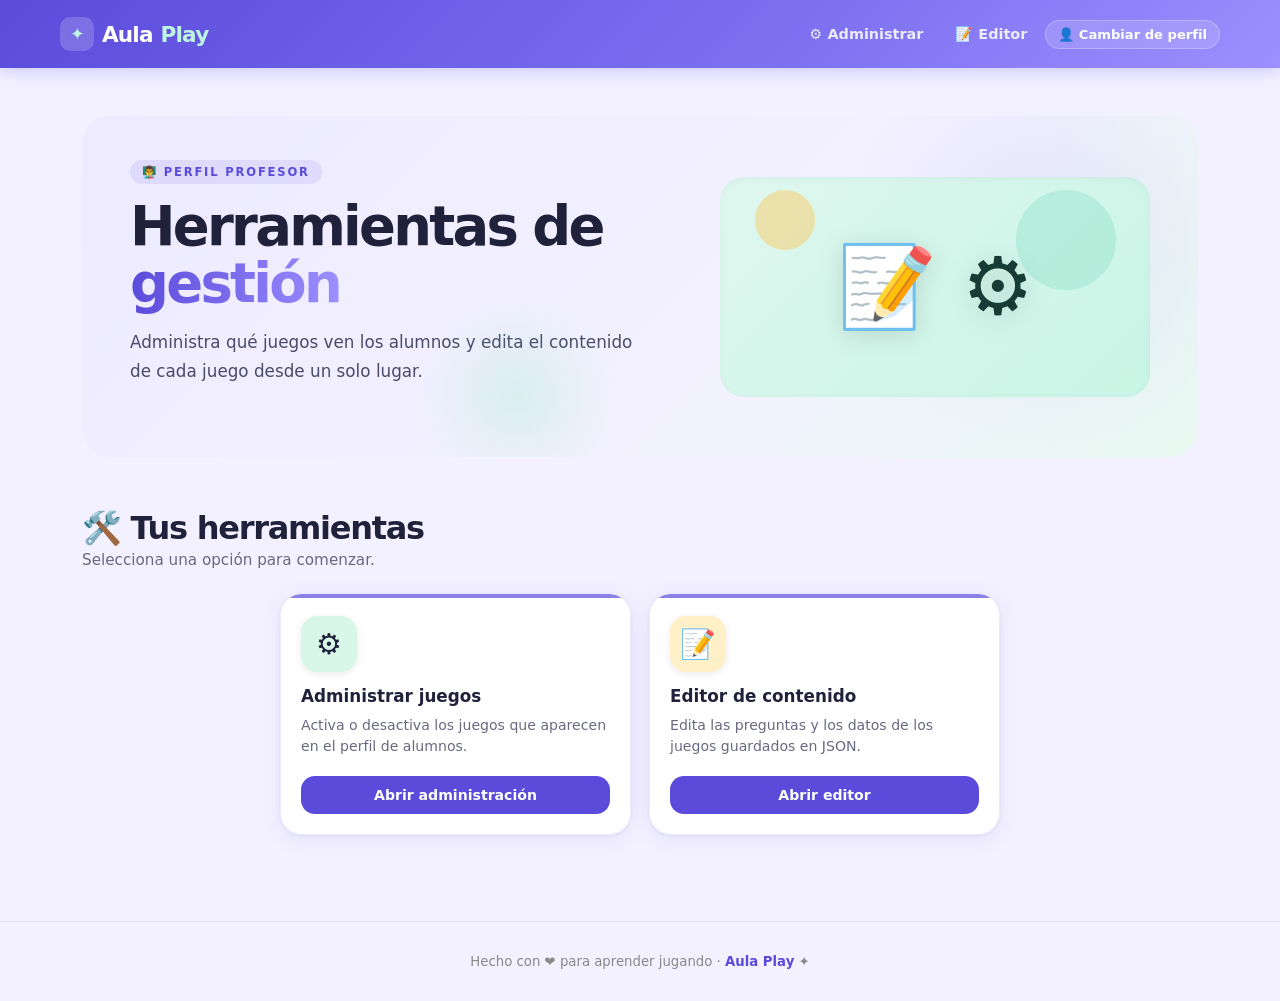
<file: profesor.html>
<!doctype html>
<html lang="es">
<head>
<meta charset="utf-8">
<meta name="viewport" content="width=device-width, initial-scale=1">
<title>Aula Play - perfil Profesor</title>
<link rel="stylesheet" href="css/styles.css">
</head>
<body><div id="app">
<header>
  <a class="logo" href="index.html">
    <span class="logo-icon">&#10022;</span>
    Aula<span>Play</span>
  </a>
  <nav class="nav">
    <a href="admin.html">&#9881;&#65039; Administrar</a>
    <a href="Editor_json.html">&#128221; Editor</a>
    <a href="index.html" class="nav-cta">&#128100; Cambiar de perfil</a>
  </nav>
</header>
<main>
<section class="hero">
  <div>
    <div class="eyebrow">&#128104;&#8205;&#127979; Perfil Profesor</div>
    <h1>Herramientas de <em>gesti&oacute;n</em></h1>
    <p>Administra qu&eacute; juegos ven los alumnos y edita el contenido de cada juego desde un solo lugar.</p>
  </div>
  <div class="hero-art" aria-label="Ilustraci&oacute;n de una estrella y un libro">
    <div class="bubble"></div>
    <div class="bubble two"></div>
    <div class="emoji">&#128221; &#9881;&#65039;</div>
  </div>
</section>

<section id="herramientas">
  <div class="section-head">
    <div>
      <h2>&#128736;&#65039; Tus herramientas</h2>
      <p>Selecciona una opci&oacute;n para comenzar.</p>
    </div>
  </div>

  <div class="cards cards-roles visible">
    <a class="game-card" href="admin.html">
      <div class="game-icon green">&#9881;&#65039;</div>
      <h3>Administrar juegos</h3>
      <p>Activa o desactiva los juegos que aparecen en el perfil de alumnos.</p>
      <span class="card-cta">Abrir administraci&oacute;n</span>
    </a>
    <a class="game-card" href="Editor_json.html">
      <div class="game-icon yellow">&#128221;</div>
      <h3>Editor de contenido</h3>
      <p>Edita las preguntas y los datos de los juegos guardados en JSON.</p>
      <span class="card-cta">Abrir editor</span>
    </a>
  </div>
</section>
</main>
<footer id="acerca">
  Hecho con &#10084;&#65039; para aprender jugando &middot; <strong>Aula Play</strong> &#10022;
</footer>
</div>

<script src="js/comun.js"></script>
</body>
</html>
</file>
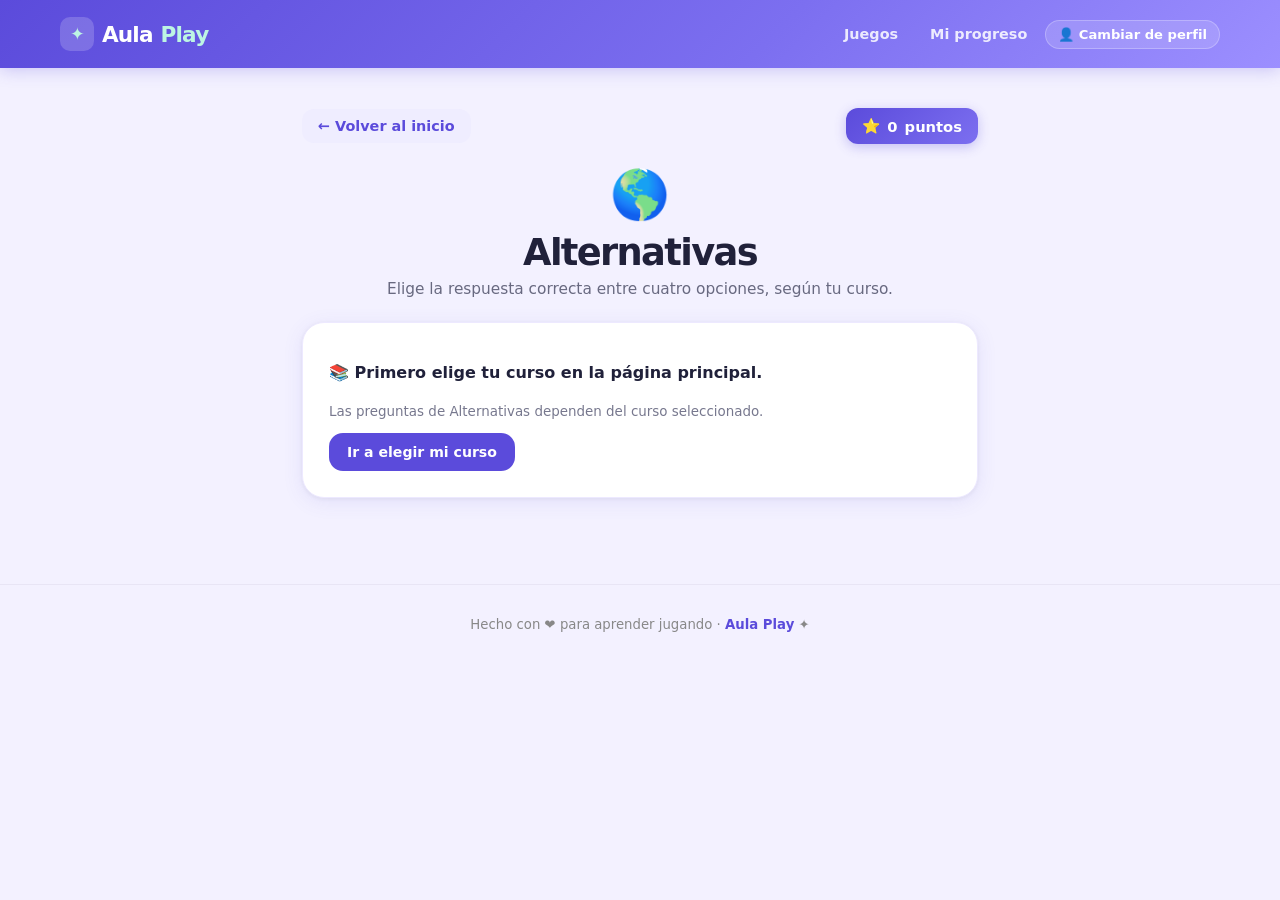
<file: juegos/alternativas.html>
<!doctype html>
<html lang="es">
<head>
<meta charset="utf-8">
<meta name="viewport" content="width=device-width, initial-scale=1">
<title>Alternativas · Aula Play</title>
<link rel="stylesheet" href="../css/styles.css">
</head>
<body><div id="app">
<header>
  <a class="logo" href="../alumnos.html"><span class="logo-icon">✦</span>Aula<span>Play</span></a>
  <nav class="nav">
    <a href="../alumnos.html#juegos">Juegos</a>
    <a href="../alumnos.html#progreso" class="nav-hide-sm">Mi progreso</a>
    <a href="../index.html" class="nav-cta">👤 Cambiar de perfil</a>
  </nav>
</header>
<main class="game-page">
  <div class="game-topbar">
    <a class="back-link" href="../alumnos.html">← Volver al inicio</a>
    <span class="score-chip">⭐ <span id="score">0</span> puntos</span>
  </div>
  <div class="game-head">
    <span class="game-emoji">🌎</span>
    <h1>Alternativas</h1>
    <p>Elige la respuesta correcta entre cuatro opciones, según tu curso.</p>
  </div>
  <div class="game-panel"><div id="gameContent"></div></div>
</main>
<footer>Hecho con ❤️ para aprender jugando · <strong>Aula Play</strong> ✦</footer>
</div>
<script src="../js/comun.js"></script>
<script src="../js/alternativas.js"></script>
</body>
</html>
</file>
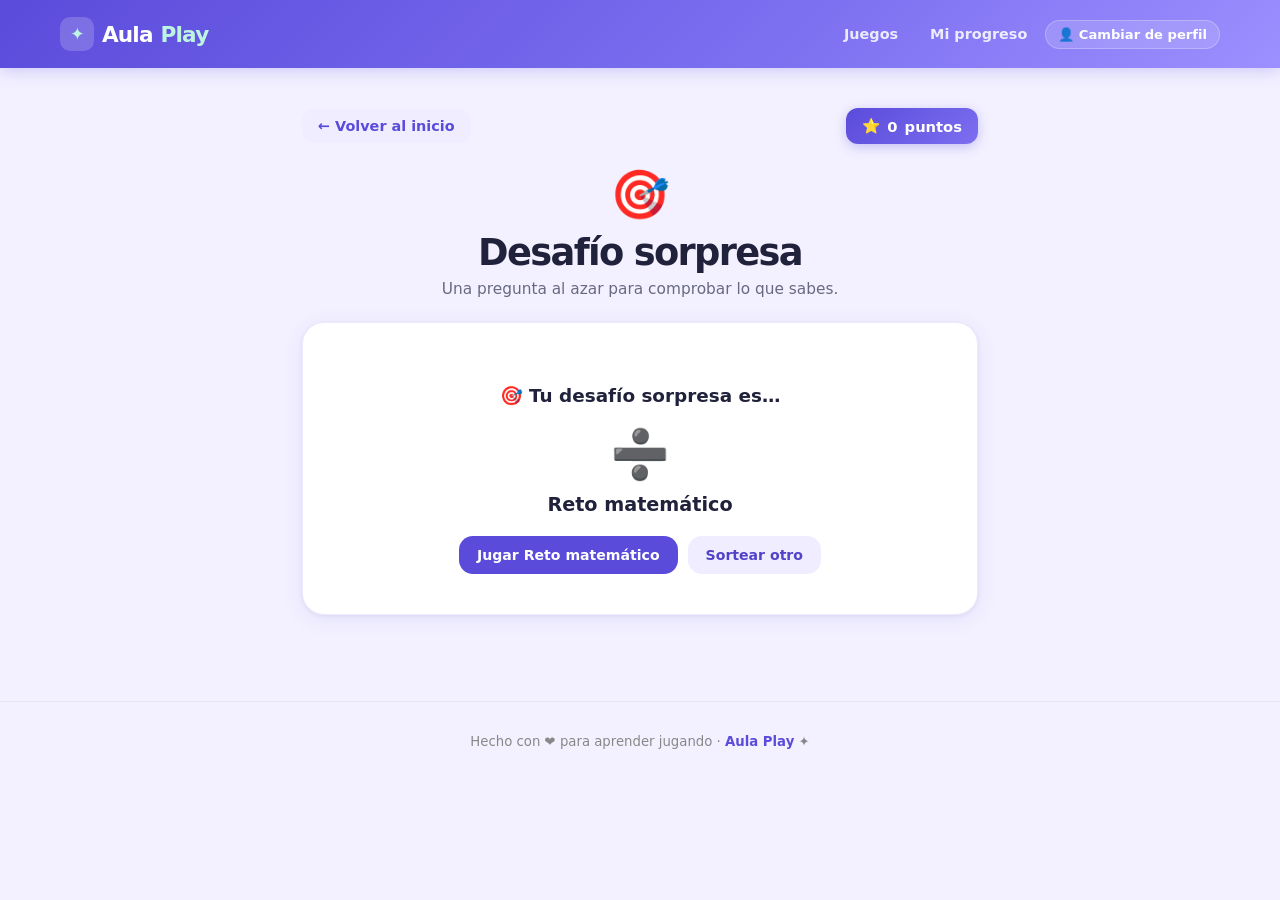
<file: juegos/desafio-sorpresa.html>
<!doctype html>
<html lang="es">
<head>
<meta charset="utf-8">
<meta name="viewport" content="width=device-width, initial-scale=1">
<title>Desafío sorpresa · Aula Play</title>
<link rel="stylesheet" href="../css/styles.css">
</head>
<body><div id="app">
<header>
  <a class="logo" href="../alumnos.html"><span class="logo-icon">✦</span>Aula<span>Play</span></a>
  <nav class="nav">
    <a href="../alumnos.html#juegos">Juegos</a>
    <a href="../alumnos.html#progreso" class="nav-hide-sm">Mi progreso</a>
    <a href="../index.html" class="nav-cta">👤 Cambiar de perfil</a>
  </nav>
</header>
<main class="game-page">
  <div class="game-topbar">
    <a class="back-link" href="../alumnos.html">← Volver al inicio</a>
    <span class="score-chip">⭐ <span id="score">0</span> puntos</span>
  </div>
  <div class="game-head">
    <span class="game-emoji">🎯</span>
    <h1>Desafío sorpresa</h1>
    <p>Una pregunta al azar para comprobar lo que sabes.</p>
  </div>
  <div class="game-panel"><div id="gameContent"></div></div>
</main>
<footer>Hecho con ❤️ para aprender jugando · <strong>Aula Play</strong> ✦</footer>
</div>
<script src="../js/comun.js"></script>
<script src="../js/desafio-sorpresa.js"></script>
</body>
</html>
</file>
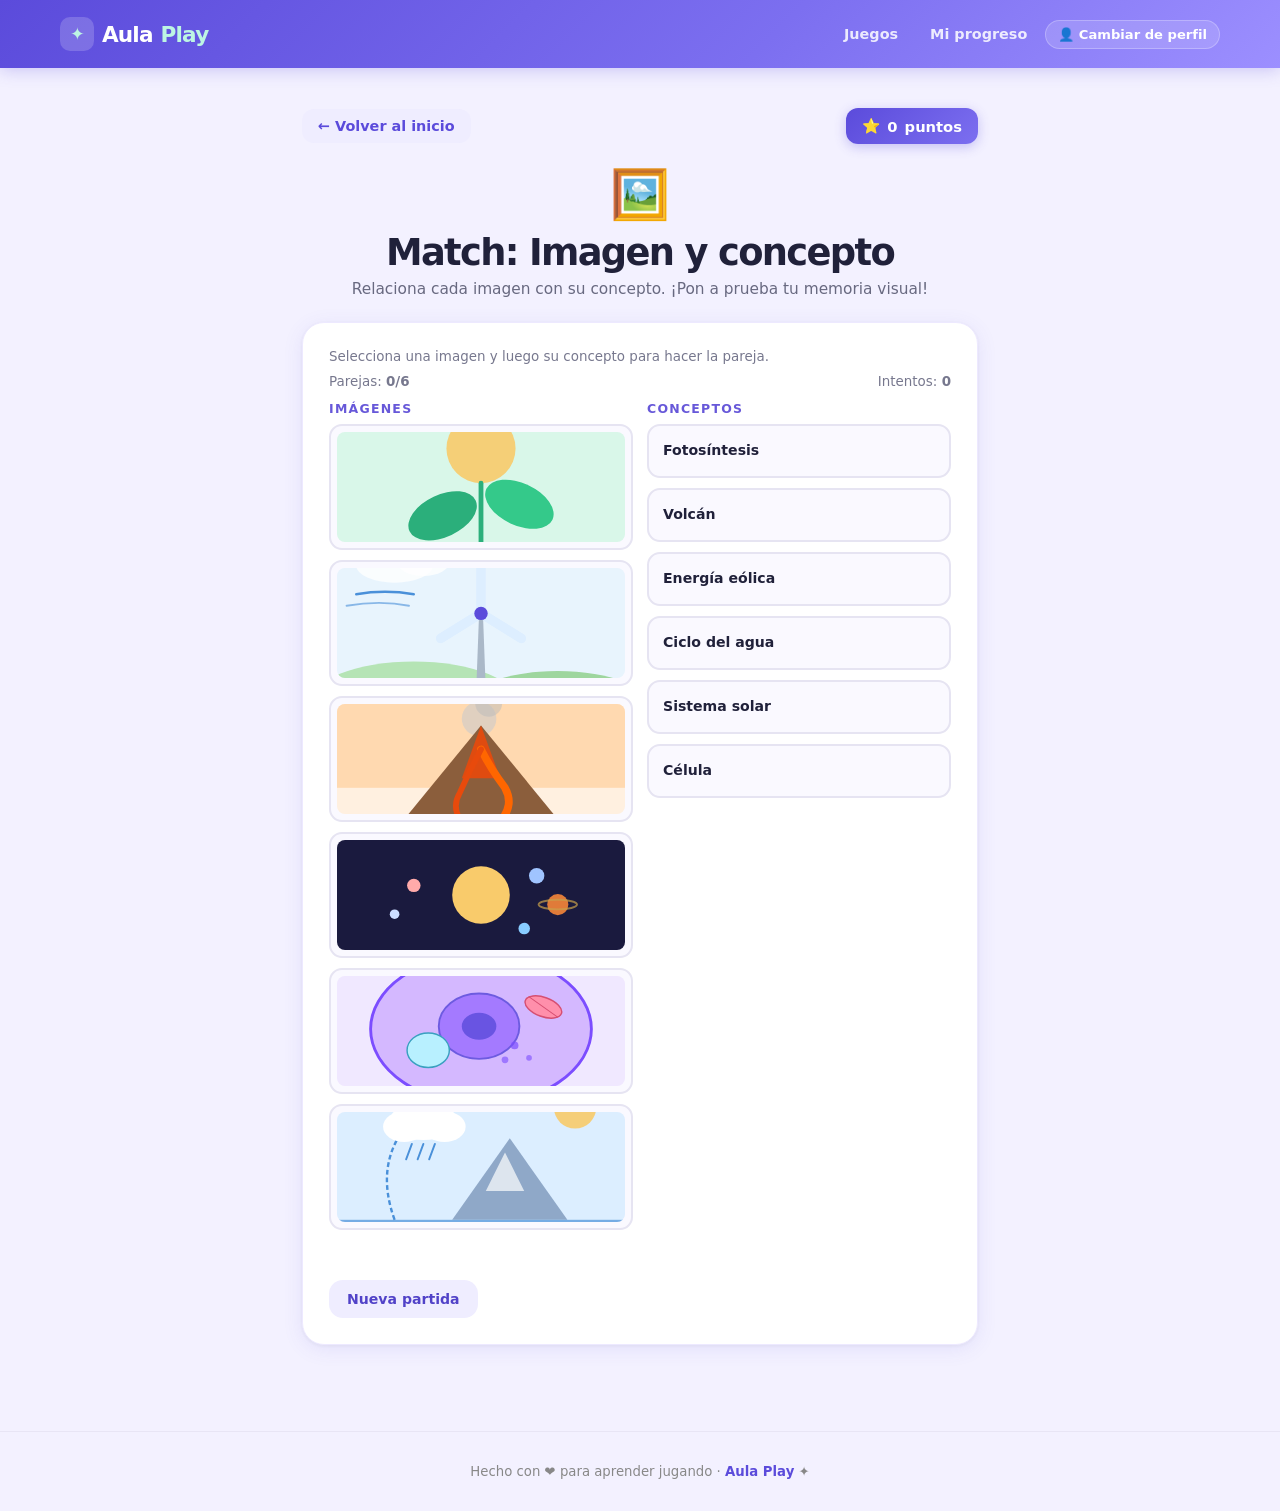
<file: juegos/match.html>
<!doctype html>
<html lang="es">
<head>
<meta charset="utf-8">
<meta name="viewport" content="width=device-width, initial-scale=1">
<title>Match: Imagen y concepto · Aula Play</title>
<link rel="stylesheet" href="../css/styles.css">
</head>
<body><div id="app">
<header>
  <a class="logo" href="../alumnos.html"><span class="logo-icon">✦</span>Aula<span>Play</span></a>
  <nav class="nav">
    <a href="../alumnos.html#juegos">Juegos</a>
    <a href="../alumnos.html#progreso" class="nav-hide-sm">Mi progreso</a>
    <a href="../index.html" class="nav-cta">👤 Cambiar de perfil</a>
  </nav>
</header>
<main class="game-page">
  <div class="game-topbar">
    <a class="back-link" href="../alumnos.html">← Volver al inicio</a>
    <span class="score-chip">⭐ <span id="score">0</span> puntos</span>
  </div>
  <div class="game-head">
    <span class="game-emoji">🖼️</span>
    <h1>Match: Imagen y concepto</h1>
    <p>Relaciona cada imagen con su concepto. ¡Pon a prueba tu memoria visual!</p>
  </div>
  <div class="game-panel"><div id="gameContent"></div></div>
</main>
<footer>Hecho con ❤️ para aprender jugando · <strong>Aula Play</strong> ✦</footer>
</div>
<script src="../js/comun.js"></script>
<script src="../js/match.js"></script>
</body>
</html>
</file>
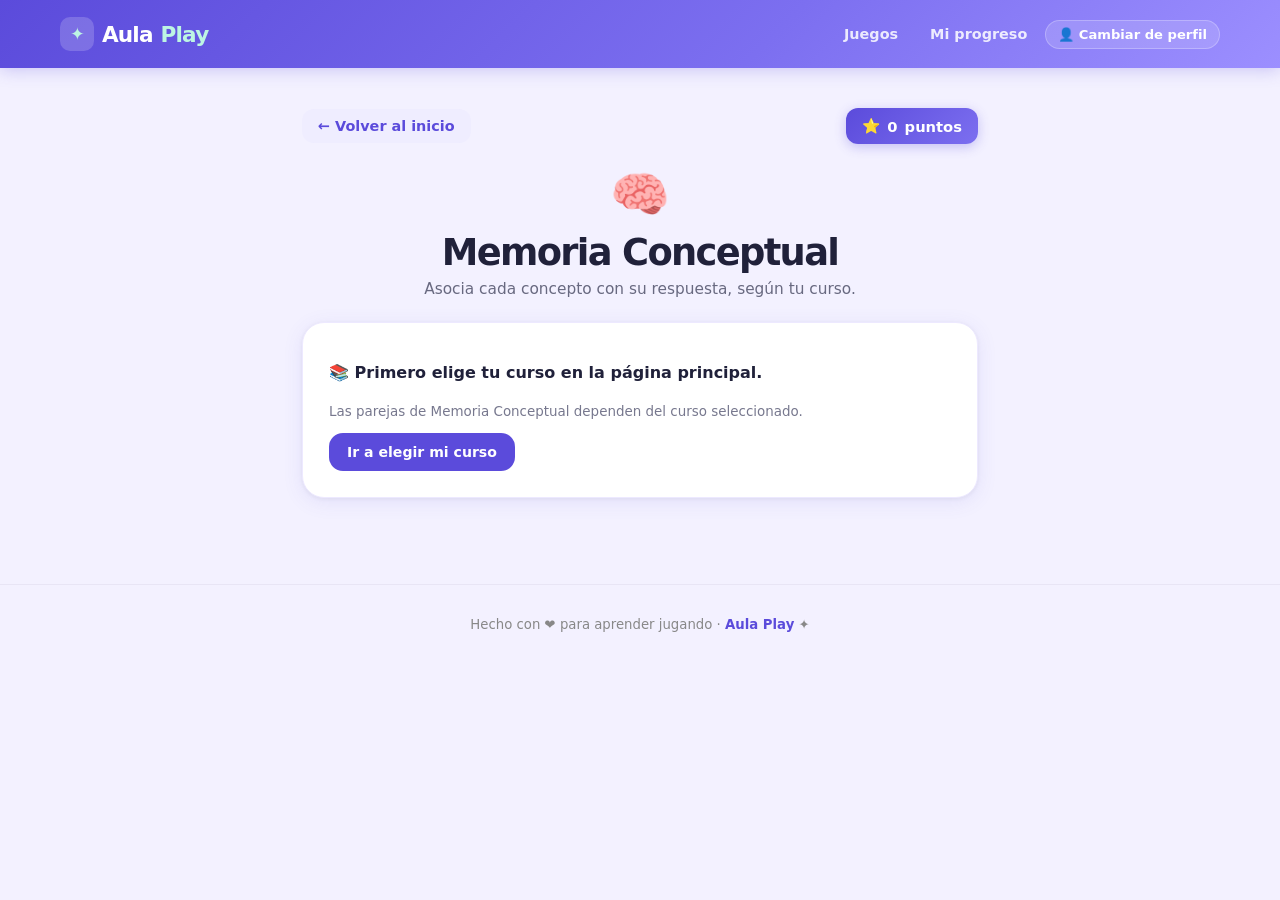
<file: juegos/memoria-conceptual.html>
<!doctype html>
<html lang="es">
<head>
<meta charset="utf-8">
<meta name="viewport" content="width=device-width, initial-scale=1">
<title>Memoria Conceptual · Aula Play</title>
<link rel="stylesheet" href="../css/styles.css">
</head>
<body><div id="app">
<header>
  <a class="logo" href="../alumnos.html"><span class="logo-icon">✦</span>Aula<span>Play</span></a>
  <nav class="nav">
    <a href="../alumnos.html#juegos">Juegos</a>
    <a href="../alumnos.html#progreso" class="nav-hide-sm">Mi progreso</a>
    <a href="../index.html" class="nav-cta">👤 Cambiar de perfil</a>
  </nav>
</header>
<main class="game-page">
  <div class="game-topbar">
    <a class="back-link" href="../alumnos.html">← Volver al inicio</a>
    <span class="score-chip">⭐ <span id="score">0</span> puntos</span>
  </div>
  <div class="game-head">
    <span class="game-emoji">🧠</span>
    <h1>Memoria Conceptual</h1>
    <p>Asocia cada concepto con su respuesta, según tu curso.</p>
  </div>
  <div class="game-panel"><div id="gameContent"></div></div>
</main>
<footer>Hecho con ❤️ para aprender jugando · <strong>Aula Play</strong> ✦</footer>
</div>
<script src="../js/comun.js"></script>
<script src="../js/memoria-conceptual.js"></script>
</body>
</html>
</file>
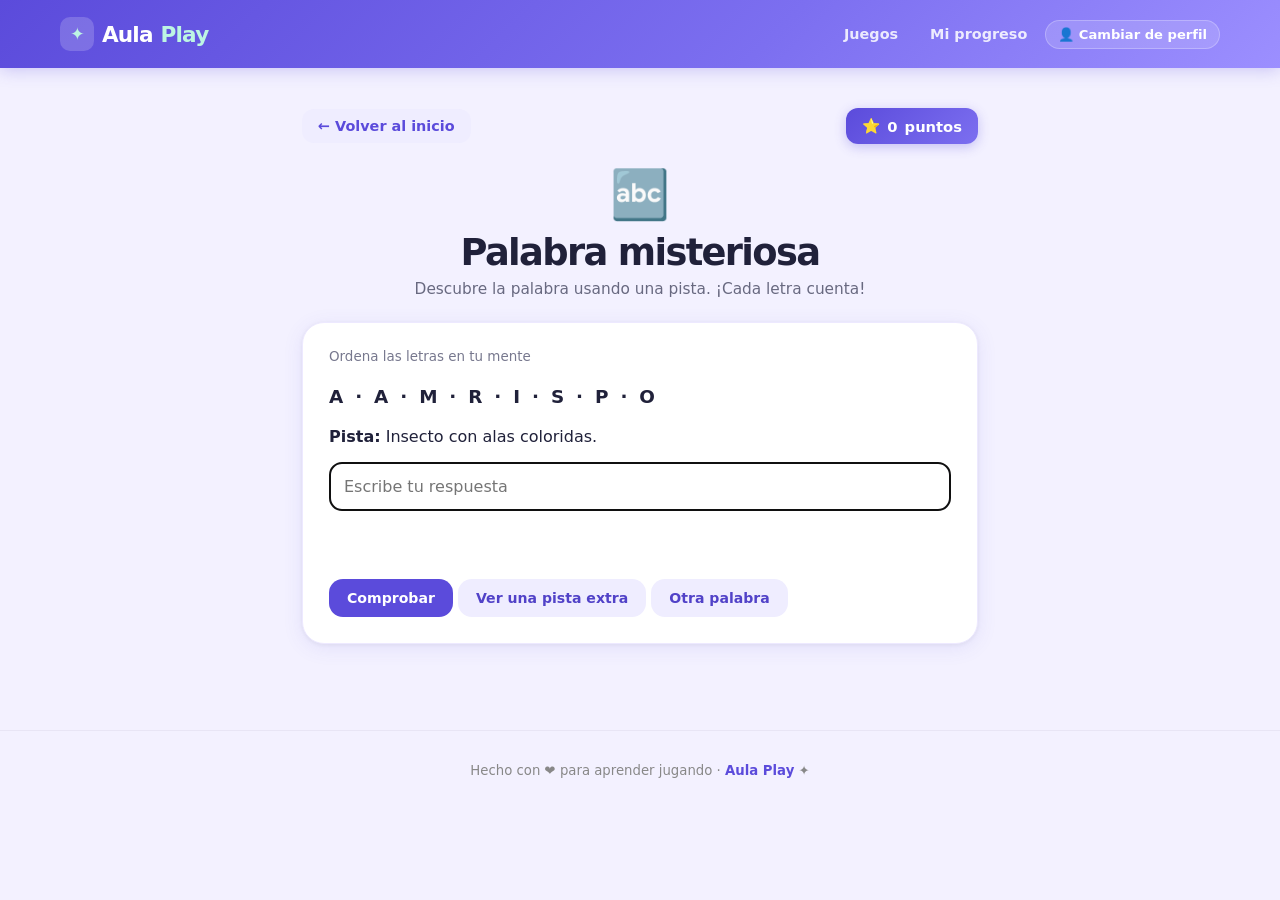
<file: juegos/palabra-misteriosa.html>
<!doctype html>
<html lang="es">
<head>
<meta charset="utf-8">
<meta name="viewport" content="width=device-width, initial-scale=1">
<title>Palabra misteriosa · Aula Play</title>
<link rel="stylesheet" href="../css/styles.css">
</head>
<body><div id="app">
<header>
  <a class="logo" href="../alumnos.html"><span class="logo-icon">✦</span>Aula<span>Play</span></a>
  <nav class="nav">
    <a href="../alumnos.html#juegos">Juegos</a>
    <a href="../alumnos.html#progreso" class="nav-hide-sm">Mi progreso</a>
    <a href="../index.html" class="nav-cta">👤 Cambiar de perfil</a>
  </nav>
</header>
<main class="game-page">
  <div class="game-topbar">
    <a class="back-link" href="../alumnos.html">← Volver al inicio</a>
    <span class="score-chip">⭐ <span id="score">0</span> puntos</span>
  </div>
  <div class="game-head">
    <span class="game-emoji">🔤</span>
    <h1>Palabra misteriosa</h1>
    <p>Descubre la palabra usando una pista. ¡Cada letra cuenta!</p>
  </div>
  <div class="game-panel"><div id="gameContent"></div></div>
</main>
<footer>Hecho con ❤️ para aprender jugando · <strong>Aula Play</strong> ✦</footer>
</div>
<script src="../js/comun.js"></script>
<script src="../js/palabra-misteriosa.js"></script>
</body>
</html>
</file>
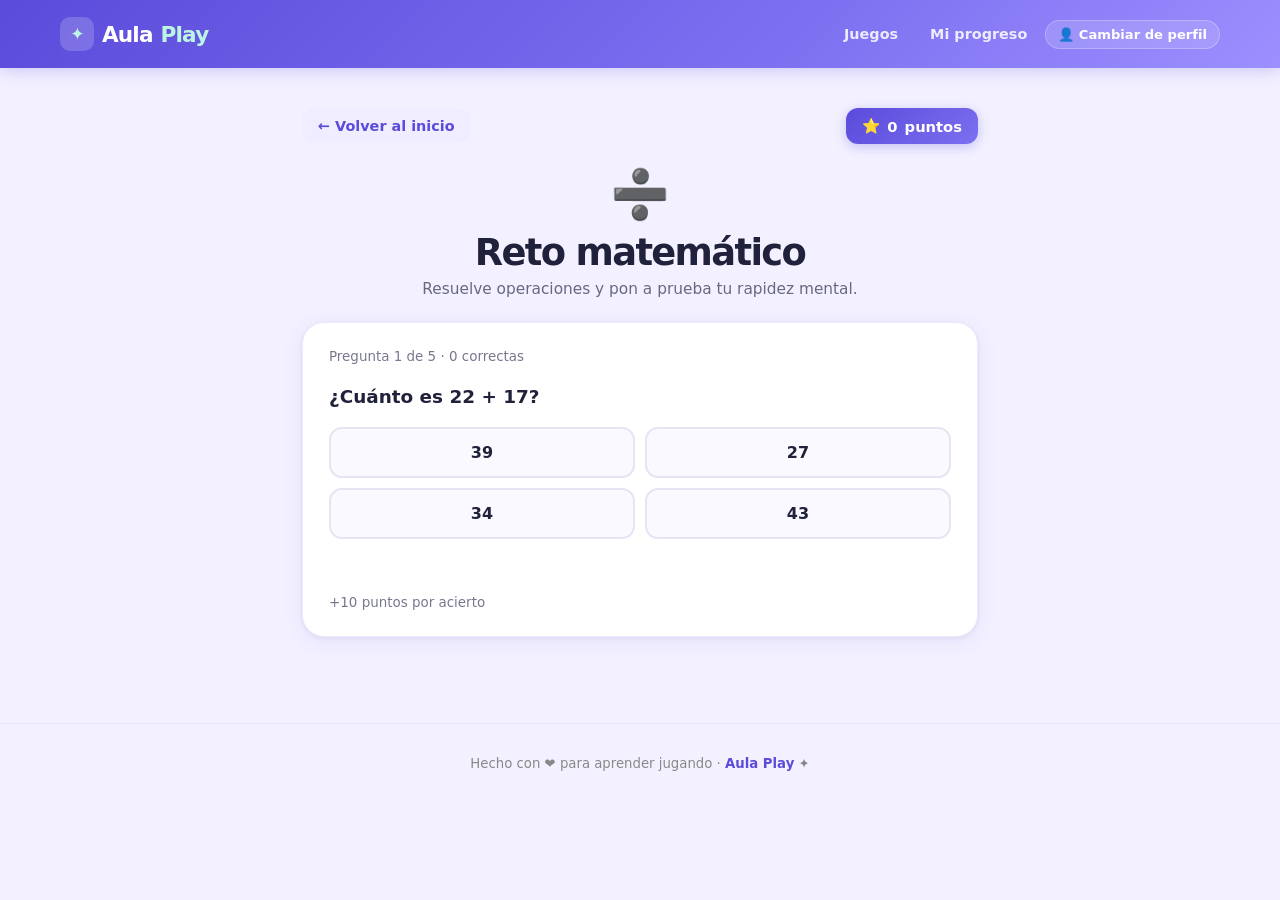
<file: juegos/reto-matematico.html>
<!doctype html>
<html lang="es">
<head>
<meta charset="utf-8">
<meta name="viewport" content="width=device-width, initial-scale=1">
<title>Reto matemático · Aula Play</title>
<link rel="stylesheet" href="../css/styles.css">
</head>
<body><div id="app">
<header>
  <a class="logo" href="../alumnos.html"><span class="logo-icon">✦</span>Aula<span>Play</span></a>
  <nav class="nav">
    <a href="../alumnos.html#juegos">Juegos</a>
    <a href="../alumnos.html#progreso" class="nav-hide-sm">Mi progreso</a>
    <a href="../index.html" class="nav-cta">👤 Cambiar de perfil</a>
  </nav>
</header>
<main class="game-page">
  <div class="game-topbar">
    <a class="back-link" href="../alumnos.html">← Volver al inicio</a>
    <span class="score-chip">⭐ <span id="score">0</span> puntos</span>
  </div>
  <div class="game-head">
    <span class="game-emoji">➗</span>
    <h1>Reto matemático</h1>
    <p>Resuelve operaciones y pon a prueba tu rapidez mental.</p>
  </div>
  <div class="game-panel"><div id="gameContent"></div></div>
</main>
<footer>Hecho con ❤️ para aprender jugando · <strong>Aula Play</strong> ✦</footer>
</div>
<script src="../js/comun.js"></script>
<script src="../js/reto-matematico.js"></script>
</body>
</html>
</file>
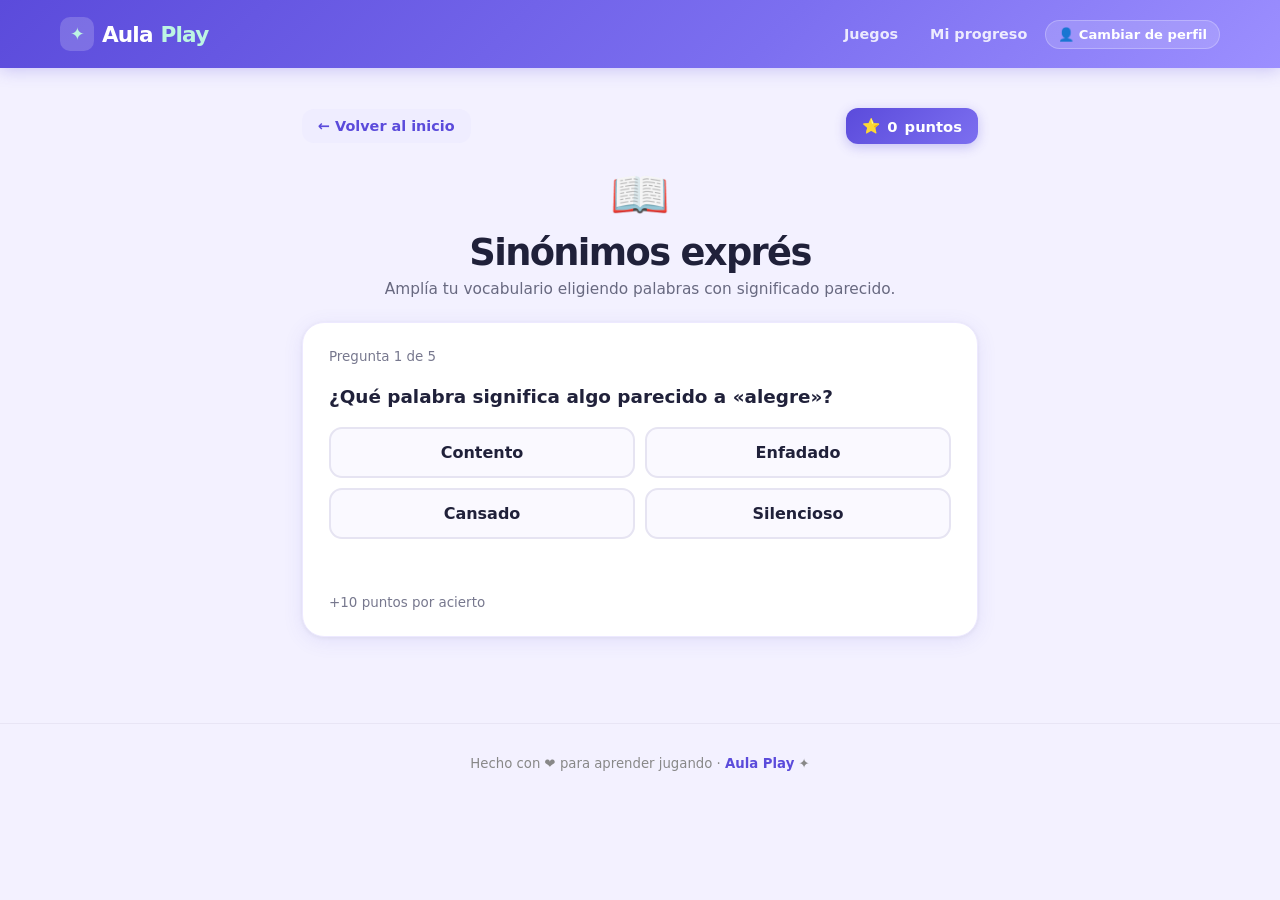
<file: juegos/sinonimos.html>
<!doctype html>
<html lang="es">
<head>
<meta charset="utf-8">
<meta name="viewport" content="width=device-width, initial-scale=1">
<title>Sinónimos exprés · Aula Play</title>
<link rel="stylesheet" href="../css/styles.css">
</head>
<body><div id="app">
<header>
  <a class="logo" href="../alumnos.html"><span class="logo-icon">✦</span>Aula<span>Play</span></a>
  <nav class="nav">
    <a href="../alumnos.html#juegos">Juegos</a>
    <a href="../alumnos.html#progreso" class="nav-hide-sm">Mi progreso</a>
    <a href="../index.html" class="nav-cta">👤 Cambiar de perfil</a>
  </nav>
</header>
<main class="game-page">
  <div class="game-topbar">
    <a class="back-link" href="../alumnos.html">← Volver al inicio</a>
    <span class="score-chip">⭐ <span id="score">0</span> puntos</span>
  </div>
  <div class="game-head">
    <span class="game-emoji">📖</span>
    <h1>Sinónimos exprés</h1>
    <p>Amplía tu vocabulario eligiendo palabras con significado parecido.</p>
  </div>
  <div class="game-panel"><div id="gameContent"></div></div>
</main>
<footer>Hecho con ❤️ para aprender jugando · <strong>Aula Play</strong> ✦</footer>
</div>
<script src="../js/comun.js"></script>
<script src="../js/sinonimos.js"></script>
</body>
</html>
</file>
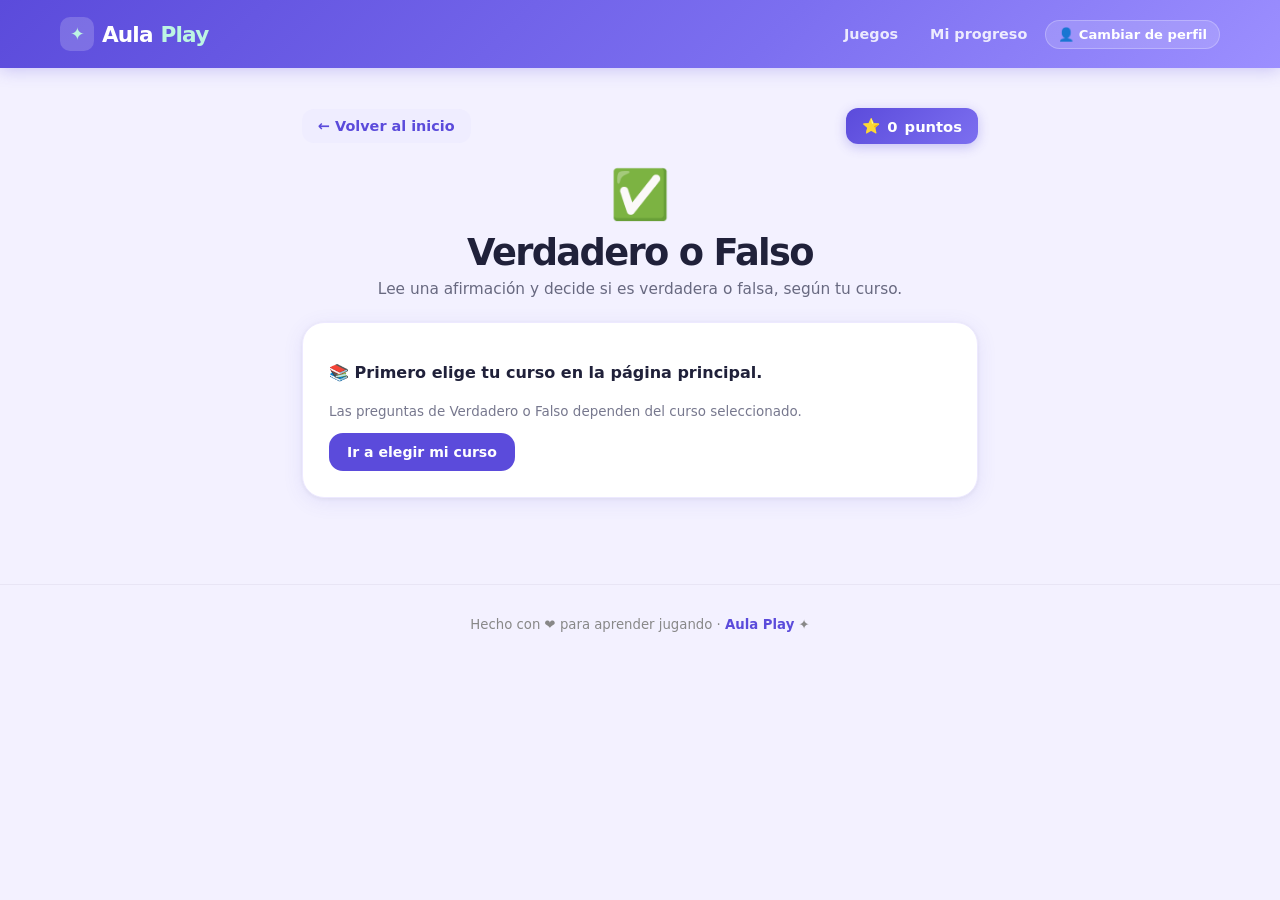
<file: juegos/verdadero-falso.html>
<!doctype html>
<html lang="es">
<head>
<meta charset="utf-8">
<meta name="viewport" content="width=device-width, initial-scale=1">
<title>Verdadero o Falso · Aula Play</title>
<link rel="stylesheet" href="../css/styles.css">
</head>
<body><div id="app">
<header>
  <a class="logo" href="../alumnos.html"><span class="logo-icon">✦</span>Aula<span>Play</span></a>
  <nav class="nav">
    <a href="../alumnos.html#juegos">Juegos</a>
    <a href="../alumnos.html#progreso" class="nav-hide-sm">Mi progreso</a>
    <a href="../index.html" class="nav-cta">👤 Cambiar de perfil</a>
  </nav>
</header>
<main class="game-page">
  <div class="game-topbar">
    <a class="back-link" href="../alumnos.html">← Volver al inicio</a>
    <span class="score-chip">⭐ <span id="score">0</span> puntos</span>
  </div>
  <div class="game-head">
    <span class="game-emoji">✅</span>
    <h1>Verdadero o Falso</h1>
    <p>Lee una afirmación y decide si es verdadera o falsa, según tu curso.</p>
  </div>
  <div class="game-panel"><div id="gameContent"></div></div>
</main>
<footer>Hecho con ❤️ para aprender jugando · <strong>Aula Play</strong> ✦</footer>
</div>
<script src="../js/comun.js"></script>
<script src="../js/verdadero-falso.js"></script>
</body>
</html>
</file>
<file: css/styles.css>
/* ═══════════════════════════════════════════════════════════════
   AULA PLAY · Hoja de estilos común
   Compartida por index.html y todas las páginas de juego.
═══════════════════════════════════════════════════════════════ */

:root {
  --site-primary:#5B4BDB;
  --site-primary-dark:#4538b8;
  --site-primary-light:#7c6ff0;
  --site-on-primary:#FFFFFF;
  --site-secondary:#DFF7EF;
  --site-on-secondary:#163C35;
  --site-background:#F3F1FF;
  --site-on-background:#20213A;

  /* Colores de acento por juego */
  --c-math:#FF6B6B;    --c-math-bg:#FFF0F0;
  --c-word:#FF9F43;    --c-word-bg:#FFF4E6;
  --c-memory:#26de81;  --c-memory-bg:#EAFFF4;
  --c-trivia:#45AAF2;  --c-trivia-bg:#EAF5FF;
  --c-synonym:#FD79A8; --c-synonym-bg:#FFF0F6;
  --c-surprise:#A29BFE;--c-surprise-bg:#F0EEFF;
  --c-match:#0AB5D5;   --c-match-bg:#E6FAFF;
  --c-vf:#FDCB6E;      --c-vf-bg:#FFFBEC;

  --site-font-body:Inter, ui-sans-serif, system-ui, -apple-system, BlinkMacSystemFont, "Segoe UI", sans-serif;
  --site-font-heading:Inter, ui-sans-serif, system-ui, -apple-system, BlinkMacSystemFont, "Segoe UI", sans-serif;

  --radius-card:22px;
  --radius-btn:14px;
  --shadow-card:0 4px 20px rgba(91,75,219,.10), 0 1px 4px rgba(0,0,0,.06);
  --shadow-card-hover:0 12px 36px rgba(91,75,219,.18), 0 2px 8px rgba(0,0,0,.08);
  --transition-fast:.15s ease;
  --transition-med:.25s ease;

  color-scheme:light dark;
}

*, *::before, *::after { box-sizing:border-box; }
body {
  margin:0;
  font-family:var(--site-font-body);
  background:var(--site-background);
  color:var(--site-on-background);
  -webkit-font-smoothing:antialiased;
}
#app {
  background:var(--site-background);
  color:var(--site-on-background);
  min-height:100vh;
}

/* ═══════════════════════════════════════════════════════════════
   HEADER & NAVEGACIÓN
═══════════════════════════════════════════════════════════════ */
header {
  background: linear-gradient(135deg, #5B4BDB 0%, #7c6ff0 60%, #9c8fff 100%);
  color:var(--site-on-primary);
  padding:0 max(22px, calc((100vw - 1160px) / 2));
  display:flex;
  align-items:center;
  justify-content:space-between;
  gap:16px;
  height:68px;
  position:sticky;
  top:0;
  z-index:100;
  box-shadow:0 2px 16px rgba(91,75,219,.28);
}
.logo {
  font-weight:900;
  font-size:1.35rem;
  letter-spacing:-.04em;
  display:flex;
  align-items:center;
  gap:8px;
  text-decoration:none;
  color:inherit;
}
.logo .logo-icon {
  width:34px;
  height:34px;
  background:rgba(255,255,255,.18);
  border-radius:10px;
  display:grid;
  place-items:center;
  font-size:1.1rem;
  flex-shrink:0;
}
.logo span { color:#BDF5E3; }

.nav {
  display:flex;
  align-items:center;
  gap:4px;
  font-size:.9rem;
}
.nav a {
  color:rgba(255,255,255,.85);
  text-decoration:none;
  padding:7px 14px;
  border-radius:20px;
  font-weight:600;
  transition:background var(--transition-fast), color var(--transition-fast);
  white-space:nowrap;
}
.nav a:hover {
  background:rgba(255,255,255,.18);
  color:#fff;
  text-decoration:none;
}
.nav a.nav-cta {
  background:rgba(255,255,255,.15);
  color:#fff;
  font-size:.82rem;
  padding:6px 12px;
  border:1px solid rgba(255,255,255,.25);
}
.nav a.nav-cta:hover { background:rgba(255,255,255,.28); }

/* ═══════════════════════════════════════════════════════════════
   MAIN LAYOUT
═══════════════════════════════════════════════════════════════ */
main {
  max-width:1160px;
  margin:0 auto;
  padding:48px 22px 70px;
}

/* ═══════════════════════════════════════════════════════════════
   HERO (solo index)
═══════════════════════════════════════════════════════════════ */
.hero {
  display:grid;
  grid-template-columns:1.3fr 1fr;
  gap:32px;
  align-items:center;
  margin-bottom:52px;
  background: linear-gradient(135deg, #edeaff 0%, #f3f1ff 60%, #e8f9f1 100%);
  border-radius:28px;
  padding:44px 48px;
  position:relative;
  overflow:hidden;
}
.hero::before {
  content:'';
  position:absolute;
  width:420px; height:420px;
  background:radial-gradient(circle, rgba(91,75,219,.09) 0%, transparent 70%);
  top:-80px; right:-60px;
  border-radius:50%;
  pointer-events:none;
}
.hero::after {
  content:'';
  position:absolute;
  width:200px; height:200px;
  background:radial-gradient(circle, rgba(38,222,129,.12) 0%, transparent 70%);
  bottom:-40px; left:30%;
  border-radius:50%;
  pointer-events:none;
}
.eyebrow {
  display:inline-flex;
  align-items:center;
  gap:6px;
  font-size:.72rem;
  text-transform:uppercase;
  letter-spacing:.16em;
  font-weight:800;
  color:var(--site-primary);
  background:rgba(91,75,219,.1);
  padding:5px 12px;
  border-radius:20px;
  margin-bottom:14px;
}
.hero h1 {
  font-family:var(--site-font-heading);
  font-size:clamp(2rem, 4.5vw, 3.4rem);
  line-height:1.05;
  letter-spacing:-.05em;
  margin:0 0 16px;
  color:var(--site-on-background);
}
.hero h1 em {
  font-style:normal;
  background:linear-gradient(90deg, #5B4BDB, #9c8fff);
  -webkit-background-clip:text;
  -webkit-text-fill-color:transparent;
  background-clip:text;
}
.hero p {
  font-size:1.05rem;
  line-height:1.7;
  max-width:520px;
  color:light-dark(#4a4b68, #c6c6d9);
  margin:0 0 28px;
}
.hero .btn {
  display:inline-flex;
  align-items:center;
  gap:8px;
  padding:14px 28px;
  font-size:1rem;
  border-radius:var(--radius-btn);
  background:linear-gradient(135deg, #5B4BDB, #7c6ff0);
  box-shadow:0 4px 18px rgba(91,75,219,.4);
  transition:transform var(--transition-fast), box-shadow var(--transition-fast);
}
.hero .btn:hover {
  transform:translateY(-2px);
  box-shadow:0 8px 28px rgba(91,75,219,.5);
  filter:none;
}
.hero-art {
  background:linear-gradient(135deg, #DFF7EF 0%, #c8f5e5 100%);
  color:var(--site-on-secondary);
  border-radius:24px;
  padding:32px;
  min-height:220px;
  display:flex;
  align-items:center;
  justify-content:center;
  position:relative;
  overflow:hidden;
  box-shadow:inset 0 2px 8px rgba(0,0,0,.04);
}
.hero-art .emoji {
  font-size:5rem;
  z-index:1;
  filter:drop-shadow(0 4px 12px rgba(0,0,0,.12));
  animation:float 4s ease-in-out infinite;
}
@keyframes float {
  0%,100% { transform:translateY(0); }
  50%      { transform:translateY(-10px); }
}
.bubble {
  position:absolute;
  width:100px; height:100px;
  border-radius:50%;
  background:#9be5d0;
  opacity:.5;
  right:8%; top:6%;
  animation:pulse 6s ease-in-out infinite;
}
.bubble.two {
  width:60px; height:60px;
  left:8%; bottom:10%;
  background:#f9cb6b;
  animation-delay:2s;
}
@keyframes pulse {
  0%,100% { transform:scale(1); }
  50%      { transform:scale(1.12); }
}

/* ═══════════════════════════════════════════════════════════════
   SECCIÓN DE JUEGOS — CABECERA
═══════════════════════════════════════════════════════════════ */
.section-head {
  display:flex;
  align-items:flex-end;
  justify-content:space-between;
  gap:15px;
  margin:0 0 24px;
}
.section-head h2 {
  font-size:clamp(1.5rem, 3vw, 2rem);
  letter-spacing:-.04em;
  margin:0 0 4px;
  font-weight:900;
}
.section-head p {
  margin:0;
  color:light-dark(#686980, #c6c6d9);
  font-size:.95rem;
}

/* ═══════════════════════════════════════════════════════════════
   GRID DE TARJETAS (index)
═══════════════════════════════════════════════════════════════ */
.cards {
  display:grid;
  grid-template-columns:repeat(4, minmax(0,1fr));
  gap:18px;
}
/* Variante para la portada de roles (Alumnos / Profesor):
   dos tarjetas grandes y centradas en lugar de la rejilla de juegos. */
.cards-roles {
  grid-template-columns:repeat(2, minmax(0,1fr));
  max-width:720px;
  margin:0 auto;
}
.cards-roles .game-card { min-height:240px; }
@media(max-width:560px) {
  .cards-roles { grid-template-columns:1fr; }
}
.game-card {
  background:light-dark(#FFFFFF, #1e1e34);
  border:1.5px solid light-dark(#ede9ff, #2e2e4a);
  border-radius:var(--radius-card);
  padding:22px 20px 20px;
  display:flex;
  flex-direction:column;
  min-height:220px;
  box-shadow:var(--shadow-card);
  transition:transform var(--transition-med), box-shadow var(--transition-med), border-color var(--transition-med);
  position:relative;
  overflow:hidden;
  animation:fadeUp .4s ease both;
  text-decoration:none;
  color:inherit;
}
.game-card::before {
  content:'';
  position:absolute;
  top:0; left:0; right:0;
  height:4px;
  border-radius:var(--radius-card) var(--radius-card) 0 0;
  background:var(--card-accent, #5B4BDB);
  opacity:.7;
}
.game-card:hover {
  transform:translateY(-5px);
  box-shadow:var(--shadow-card-hover);
  border-color:light-dark(#c8bfff, #4a4070);
}
[data-game-id="math"]    { --card-accent:var(--c-math); }
[data-game-id="word"]    { --card-accent:var(--c-word); }
[data-game-id="memory"]  { --card-accent:var(--c-memory); }
[data-game-id="trivia"]  { --card-accent:var(--c-trivia); }
[data-game-id="synonym"] { --card-accent:var(--c-synonym); }
[data-game-id="surprise"]{ --card-accent:var(--c-surprise); }
[data-game-id="match"]   { --card-accent:var(--c-match); }
[data-game-id="vf"]      { --card-accent:var(--c-vf); }

@keyframes fadeUp {
  from { opacity:0; transform:translateY(16px); }
  to   { opacity:1; transform:translateY(0); }
}
.game-card:nth-child(1) { animation-delay:.05s; }
.game-card:nth-child(2) { animation-delay:.10s; }
.game-card:nth-child(3) { animation-delay:.15s; }
.game-card:nth-child(4) { animation-delay:.20s; }
.game-card:nth-child(5) { animation-delay:.25s; }
.game-card:nth-child(6) { animation-delay:.30s; }
.game-card:nth-child(7) { animation-delay:.35s; }
.game-card:nth-child(8) { animation-delay:.40s; }

.game-icon {
  height:56px;
  width:56px;
  border-radius:16px;
  display:grid;
  place-items:center;
  font-size:1.8rem;
  margin-bottom:14px;
  flex-shrink:0;
  box-shadow:0 2px 8px rgba(0,0,0,.08);
}
.purple  { background:#E9E5FF; }
.yellow  { background:#FFF0C8; }
.green   { background:#D9F7E9; }
.blue    { background:#DCEEFF; }
.pink    { background:#FFE1EC; }

.game-card h3 {
  margin:0 0 8px;
  font-size:1.05rem;
  font-weight:800;
  line-height:1.2;
}
.game-card p {
  margin:0 0 18px;
  color:light-dark(#686980, #c6c6d9);
  font-size:.88rem;
  line-height:1.55;
  flex:1;
}
/* El botón dentro de la tarjeta (ahora enlace) */
.game-card .card-cta {
  border:0;
  border-radius:var(--radius-btn);
  padding:11px 18px;
  background:var(--site-primary);
  color:#fff;
  font-weight:800;
  font-size:.88rem;
  text-align:center;
  text-decoration:none;
  transition:transform var(--transition-fast), box-shadow var(--transition-fast), filter var(--transition-fast);
}
.game-card:hover .card-cta {
  filter:brightness(1.1);
  box-shadow:0 4px 14px rgba(91,75,219,.35);
}

/* ═══════════════════════════════════════════════════════════════
   BOTONES
═══════════════════════════════════════════════════════════════ */
.btn {
  border:0;
  border-radius:var(--radius-btn);
  padding:11px 18px;
  background:var(--site-primary);
  color:#fff;
  font-weight:800;
  font-size:.88rem;
  cursor:pointer;
  font-family:inherit;
  transition:transform var(--transition-fast), box-shadow var(--transition-fast), filter var(--transition-fast);
  display:inline-flex;
  align-items:center;
  justify-content:center;
  gap:6px;
  text-decoration:none;
}
.btn:hover {
  filter:brightness(1.1);
  transform:translateY(-1px);
  box-shadow:0 4px 14px rgba(91,75,219,.35);
}
.btn:active {
  transform:translateY(0);
  box-shadow:none;
}
.btn.secondary {
  background:light-dark(#EFEDFF, #39364f);
  color:light-dark(#5142c8, #ddd8ff);
  box-shadow:none;
}
.btn.secondary:hover {
  background:light-dark(#e4e0ff, #44415e);
  box-shadow:0 2px 8px rgba(91,75,219,.15);
}

/* ═══════════════════════════════════════════════════════════════
   SECCIÓN DE PROGRESO
═══════════════════════════════════════════════════════════════ */
.progress {
  margin-top:36px;
  background:linear-gradient(135deg, #5B4BDB 0%, #7c6ff0 100%);
  border-radius:20px;
  padding:26px 30px;
  display:flex;
  align-items:center;
  gap:20px;
  box-shadow:0 6px 24px rgba(91,75,219,.28);
  color:#fff;
  position:relative;
  overflow:hidden;
}
.progress::after {
  content:'⭐';
  position:absolute;
  right:24px;
  font-size:5rem;
  opacity:.12;
  pointer-events:none;
  top:50%;
  transform:translateY(-50%);
}
.progress-icon {
  font-size:2.4rem;
  flex-shrink:0;
  filter:drop-shadow(0 2px 6px rgba(0,0,0,.15));
}
.progress-copy { flex:1; }
.progress h3 {
  margin:0 0 4px;
  font-size:1.05rem;
  font-weight:800;
  color:#fff;
}
.progress p {
  margin:0;
  color:rgba(255,255,255,.82);
  font-size:.9rem;
  line-height:1.5;
}
.points {
  font-weight:900;
  color:#fff;
  font-size:1.5rem;
  white-space:nowrap;
  background:rgba(255,255,255,.18);
  padding:10px 20px;
  border-radius:14px;
  border:1.5px solid rgba(255,255,255,.25);
  display:flex;
  flex-direction:column;
  align-items:center;
  gap:2px;
}
.points::after {
  content:'puntos';
  font-size:.7rem;
  font-weight:700;
  opacity:.8;
  letter-spacing:.04em;
  text-transform:uppercase;
}

/* ═══════════════════════════════════════════════════════════════
   FOOTER
═══════════════════════════════════════════════════════════════ */
footer {
  text-align:center;
  padding:32px 22px;
  color:light-dark(#888, #b6b6ca);
  font-size:.83rem;
  border-top:1px solid light-dark(#e8e5f5, #2a2a40);
  margin-top:16px;
}
footer strong {
  color:var(--site-primary);
  font-weight:800;
}

/* ═══════════════════════════════════════════════════════════════
   PÁGINA DE JUEGO (layout de juegos/*.html)
═══════════════════════════════════════════════════════════════ */
.game-page {
  max-width:720px;
  margin:0 auto;
  padding:40px 22px 70px;
}
.game-topbar {
  display:flex;
  align-items:center;
  justify-content:space-between;
  gap:16px;
  flex-wrap:wrap;
  margin-bottom:22px;
}
.back-link {
  display:inline-flex;
  align-items:center;
  gap:7px;
  text-decoration:none;
  font-weight:700;
  font-size:.9rem;
  color:var(--site-primary);
  background:light-dark(#EFEDFF, #2e2a50);
  padding:9px 16px;
  border-radius:12px;
  transition:background var(--transition-fast), transform var(--transition-fast);
}
.back-link:hover { background:light-dark(#e4e0ff, #3c3775); transform:translateX(-2px); }
.score-chip {
  display:inline-flex;
  align-items:center;
  gap:7px;
  font-weight:800;
  font-size:.92rem;
  background:linear-gradient(135deg, #5B4BDB, #7c6ff0);
  color:#fff;
  padding:9px 16px;
  border-radius:12px;
  box-shadow:0 3px 12px rgba(91,75,219,.3);
}
.game-head {
  text-align:center;
  margin-bottom:10px;
}
.game-head .game-emoji {
  font-size:3rem;
  display:block;
  margin-bottom:8px;
}
.game-head h1 {
  font-size:clamp(1.6rem, 4vw, 2.3rem);
  letter-spacing:-.045em;
  margin:0 0 6px;
  font-weight:900;
}
.game-head p {
  margin:0;
  color:light-dark(#686980, #c6c6d9);
  font-size:.96rem;
}
/* Panel donde se renderiza el juego (reemplaza al modal) */
.game-panel {
  background:light-dark(#fff, #1e1e34);
  border:1.5px solid light-dark(#ede9ff, #2e2e4a);
  border-radius:var(--radius-card);
  padding:26px;
  margin-top:24px;
  box-shadow:var(--shadow-card);
  animation:fadeUp .35s ease both;
}

/* ═══════════════════════════════════════════════════════════════
   ELEMENTOS DE JUEGO (comunes a varios juegos)
═══════════════════════════════════════════════════════════════ */
.question {
  font-size:1.15rem;
  font-weight:800;
  margin:20px 0 16px;
  line-height:1.45;
}
.answers {
  display:grid;
  grid-template-columns:1fr 1fr;
  gap:10px;
}
.answer {
  padding:14px;
  border:2px solid light-dark(#e6e4f2, #44445d);
  background:light-dark(#faf9ff, #2b2b42);
  color:inherit;
  border-radius:13px;
  cursor:pointer;
  font:inherit;
  font-weight:700;
  transition:border-color var(--transition-fast), background var(--transition-fast);
}
.answer:hover      { border-color:#7567e8; background:light-dark(#f0eeff, #323060); }
.answer.correct    { border-color:#2baf7b; background:#dcf8ec; color:#1a5e3e; }
.answer.wrong      { border-color:#df6879; background:#ffebef; color:#8b1a2a; }
.feedback          { min-height:28px; margin:14px 0; font-weight:800; }
.quiz-footer       { display:flex; align-items:center; justify-content:space-between; gap:12px; }
.word-input        { width:100%; padding:13px; border:2px solid light-dark(#e6e4f2, #44445d); border-radius:12px; font:inherit; background:light-dark(#fff, #303047); color:inherit; margin-bottom:12px; }
.small             { font-size:.84rem; color:light-dark(#77788e, #c6c6d9); }

/* ═══════════════════════════════════════════════════════════════
   MEMORIA CONCEPTUAL
═══════════════════════════════════════════════════════════════ */
.concept-grid{display:grid;grid-template-columns:repeat(auto-fill,minmax(140px,1fr));gap:10px;margin-top:14px}
.concept-tile{min-height:80px;border:2px solid light-dark(#e6e4f2,#44445d);border-radius:13px;background:light-dark(#f4f2ff,#2b2b42);color:inherit;cursor:pointer;font:inherit;font-size:.82rem;font-weight:700;line-height:1.35;padding:10px;display:flex;align-items:center;justify-content:center;text-align:center;transition:border-color .15s,background .15s;word-break:break-word}
.concept-tile:hover:not(:disabled){border-color:#7567e8;background:light-dark(#eceaff,#34345a)}
.concept-tile.face-down{background:light-dark(#5B4BDB,#4438c2);color:#fff;border-color:transparent;font-size:1.4rem}
.concept-tile.selected{border-color:#5B4BDB;background:light-dark(#e9e5ff,#3c3775)}
.concept-tile.matched{border-color:#2baf7b;background:light-dark(#dcf8ec,#1a4535);cursor:default;opacity:.85}
.concept-tile.wrong-flash{border-color:#df6879;background:light-dark(#ffebef,#4a1e26)}
.concept-meta{display:flex;justify-content:space-between;align-items:center;gap:12px;margin-bottom:10px;flex-wrap:wrap}
.concept-meta .small{margin:0}

/* ═══════════════════════════════════════════════════════════════
   MATCH: IMAGEN Y CONCEPTO
═══════════════════════════════════════════════════════════════ */
.match-layout{display:grid;grid-template-columns:1fr 1fr;gap:14px;margin-top:12px}
.match-col-title{font-size:.78rem;text-transform:uppercase;letter-spacing:.1em;font-weight:800;color:#6758d9;margin:0 0 8px}
.match-col{display:flex;flex-direction:column;gap:10px}
.match-img-btn{border:2px solid light-dark(#e6e4f2,#44445d);border-radius:13px;background:light-dark(#faf9ff,#2b2b42);cursor:pointer;padding:6px;overflow:hidden;transition:border-color .15s,box-shadow .15s;position:relative}
.match-img-btn img{width:100%;height:110px;object-fit:cover;border-radius:8px;display:block}
.match-img-btn:hover:not(:disabled){border-color:#7567e8;box-shadow:0 0 0 3px #7567e822}
.match-img-btn.mi-selected{border-color:#5B4BDB;box-shadow:0 0 0 3px #5B4BDB33;background:light-dark(#ebe8ff,#2e2a50)}
.match-img-btn.mi-matched{border-color:#2baf7b;background:light-dark(#dcf8ec,#1a4535);cursor:default}
.match-img-btn.mi-wrong{border-color:#df6879;background:light-dark(#ffebef,#4a1e26)}
.match-img-btn .match-img-label{font-size:.72rem;font-weight:700;text-align:center;padding:4px 2px 2px;color:light-dark(#5142c8,#ddd8ff);display:none}
.match-img-btn.mi-matched .match-img-label{display:block;color:#1a7a4a}
.match-concept-btn{border:2px solid light-dark(#e6e4f2,#44445d);border-radius:13px;background:light-dark(#faf9ff,#2b2b42);color:inherit;cursor:pointer;padding:12px 14px;font:inherit;font-size:.88rem;font-weight:700;line-height:1.4;text-align:left;word-break:break-word;transition:border-color .15s,box-shadow .15s;min-height:54px}
.match-concept-btn:hover:not(:disabled){border-color:#7567e8;box-shadow:0 0 0 3px #7567e822}
.match-concept-btn.mc-selected{border-color:#5B4BDB;box-shadow:0 0 0 3px #5B4BDB33;background:light-dark(#ebe8ff,#2e2a50)}
.match-concept-btn.mc-matched{border-color:#2baf7b;background:light-dark(#dcf8ec,#1a4535);cursor:default;color:light-dark(#1a7a4a,#6effc8)}
.match-concept-btn.mc-wrong{border-color:#df6879;background:light-dark(#ffebef,#4a1e26)}
.match-img-error{width:100%;height:110px;border-radius:8px;background:light-dark(#f0eff8,#38384e);display:flex;align-items:center;justify-content:center;font-size:.8rem;color:light-dark(#77788e,#c6c6d9);text-align:center;padding:8px}

/* ═══════════════════════════════════════════════════════════════
   SELECTOR DE CURSO + VISIBILIDAD DE JUEGOS (index)
═══════════════════════════════════════════════════════════════ */
#games-area { display:none; }
#games-area.visible { display:grid; animation:fadeUp .35s ease both; }
.course-selector-wrap {
  background:light-dark(#fff, #1e1e34);
  border:1.5px solid light-dark(#ede9ff, #2e2e4a);
  border-radius:20px;
  padding:28px 30px;
  margin-bottom:28px;
  box-shadow:var(--shadow-card);
  display:flex;
  flex-direction:column;
  gap:16px;
}
.course-selector-label {
  font-size:1.25rem;
  font-weight:900;
  letter-spacing:-.03em;
  color:var(--site-on-background);
  margin:0;
}
.course-selector-label span {
  display:inline-block;
  background:linear-gradient(90deg, #5B4BDB, #9c8fff);
  -webkit-background-clip:text;
  -webkit-text-fill-color:transparent;
  background-clip:text;
}
.course-selector-hint {
  font-size:.9rem;
  color:light-dark(#686980, #c6c6d9);
  margin:0;
}
.course-select {
  appearance:none;
  -webkit-appearance:none;
  width:100%;
  max-width:380px;
  padding:13px 44px 13px 18px;
  font:inherit;
  font-size:.98rem;
  font-weight:700;
  color:var(--site-on-background);
  background:light-dark(#f4f2ff, #2b2b42)
    url("data:image/svg+xml,%3Csvg xmlns='http://www.w3.org/2000/svg' width='20' height='20' viewBox='0 0 24 24' fill='none' stroke='%235B4BDB' stroke-width='2.5' stroke-linecap='round' stroke-linejoin='round'%3E%3Cpolyline points='6 9 12 15 18 9'/%3E%3C/svg%3E")
    no-repeat right 14px center;
  border:2px solid light-dark(#c8bfff, #44445d);
  border-radius:14px;
  cursor:pointer;
  transition:border-color .15s, box-shadow .15s;
  outline:none;
}
.course-select:hover { border-color:#7c6ff0; }
.course-select:focus { border-color:#5B4BDB; box-shadow:0 0 0 3px rgba(91,75,219,.18); }
#games-placeholder {
  text-align:center;
  padding:32px 20px;
  color:light-dark(#888, #888);
  font-size:.95rem;
  border:2px dashed light-dark(#d8d4f0, #3a3a5a);
  border-radius:18px;
  background:light-dark(#faf9ff, #1a1a2e);
}
#games-placeholder .ph-icon {
  font-size:2.8rem;
  display:block;
  margin-bottom:10px;
  opacity:.5;
}

/* ═══════════════════════════════════════════════════════════════
   VERDADERO O FALSO
═══════════════════════════════════════════════════════════════ */
.vf-afirmacion{font-size:1.1rem;font-weight:800;margin:18px 0 20px;line-height:1.45;padding:16px;background:light-dark(#f4f2ff,#2b2b42);border-radius:13px;border-left:4px solid #5B4BDB}
.vf-btns{display:grid;grid-template-columns:1fr 1fr;gap:12px;margin-bottom:4px}
.vf-btn{padding:16px;border:2px solid transparent;border-radius:13px;cursor:pointer;font:inherit;font-size:1rem;font-weight:800;transition:all .15s}
.vf-btn-v{background:light-dark(#d9f7e9,#1a4535);color:light-dark(#1a7a4a,#6effc8);border-color:light-dark(#9be5c8,#2baf7b)}
.vf-btn-v:hover:not(:disabled){background:#2baf7b;color:#fff;border-color:#2baf7b}
.vf-btn-f{background:light-dark(#ffebef,#4a1e26);color:light-dark(#a5334d,#ff8fa3);border-color:light-dark(#f5c2cc,#df6879)}
.vf-btn-f:hover:not(:disabled){background:#df6879;color:#fff;border-color:#df6879}
.vf-btn.vf-chosen-correct{background:#2baf7b;color:#fff;border-color:#2baf7b}
.vf-btn.vf-chosen-wrong{background:#df6879;color:#fff;border-color:#df6879}
.vf-btn.vf-show-correct{background:#2baf7b;color:#fff;border-color:#2baf7b;opacity:.7}
.vf-explain{margin-top:10px;padding:12px 14px;background:light-dark(#f4f2ff,#2b2b42);border-radius:11px;font-size:.88rem;line-height:1.5;display:none}
.vf-meta{display:flex;justify-content:space-between;align-items:center;flex-wrap:wrap;gap:8px;margin-bottom:12px}
.vf-result-row{display:flex;justify-content:space-between;padding:8px 0;border-bottom:1px solid light-dark(#e6e4f2,#44445d);font-size:.93rem}
.vf-result-row:last-child{border-bottom:none;font-weight:800}

/* ═══════════════════════════════════════════════════════════════
   RESPONSIVE
═══════════════════════════════════════════════════════════════ */
@media(max-width:1024px) {
  .cards { grid-template-columns:repeat(3, minmax(0,1fr)); }
}
@media(max-width:760px) {
  .hero { grid-template-columns:1fr; padding:32px 28px; gap:24px; }
  .hero::before, .hero::after { display:none; }
  .hero-art { min-height:160px; }
  .hero-art .emoji { font-size:3.8rem; }
  .cards { grid-template-columns:repeat(2, minmax(0,1fr)); gap:14px; }
  .nav { gap:2px; }
  .progress { align-items:flex-start; flex-wrap:wrap; }
  .points { width:100%; text-align:center; }
}
@media(max-width:540px) {
  main { padding:28px 16px 50px; }
  .game-page { padding:28px 16px 50px; }
  header { height:58px; }
  .hero { padding:24px 20px; border-radius:20px; }
  .hero h1 { font-size:1.7rem; }
  .cards { grid-template-columns:1fr 1fr; gap:12px; }
  .game-card { min-height:200px; padding:18px 16px 16px; }
  .nav a.nav-hide-sm { display:none; }
  .progress { padding:20px; }
  .game-panel { padding:18px; }
}
@media(max-width:480px) {
  .match-layout{grid-template-columns:1fr}
  .match-img-btn img,.match-img-error{height:90px}
}
@media(max-width:400px) {
  .vf-btns{grid-template-columns:1fr}
  .cards { grid-template-columns:1fr; }
}

/* ═══════════════════════════════════════════════════════════════
   MODO OSCURO
═══════════════════════════════════════════════════════════════ */
@media(prefers-color-scheme:dark) {
  :root { --site-background:#131325; --site-on-background:#e8e8f5; }
  body  { background:#131325; }
  .hero { background:linear-gradient(135deg, #1e1b3a 0%, #1a1a30 60%, #141f28 100%); }
  .hero-art { background:linear-gradient(135deg, #1a3a2e 0%, #122a22 100%); color:#e3fff5; }
  .bubble   { background:#357c69; }
  .bubble.two { background:#98762c; }
  .progress { background:linear-gradient(135deg, #4538b8 0%, #5B4BDB 100%); }
  .game-card { background:#1e1e34; border-color:#2a2a44; }
  .game-panel { background:#1e1e34; border-color:#2a2a44; }
  .nav a.nav-cta { border-color:rgba(255,255,255,.2); }
}
</file>
